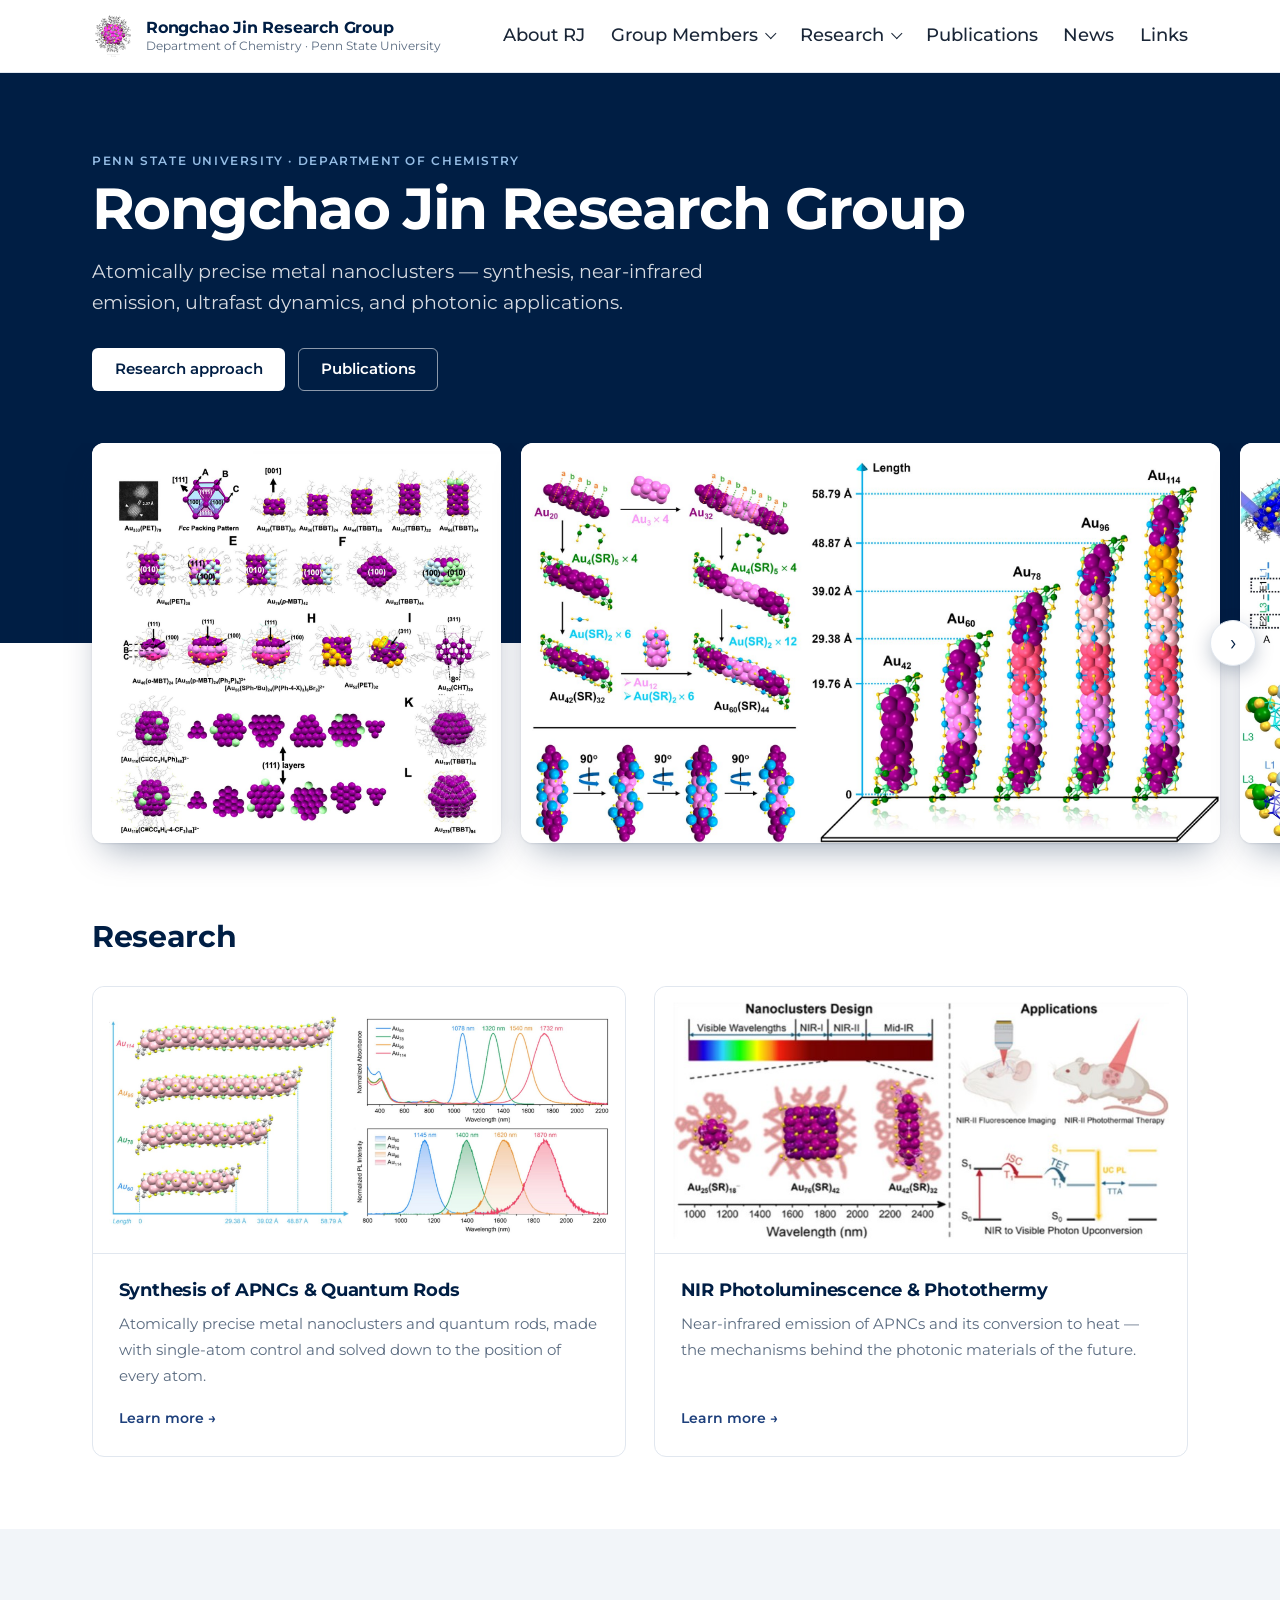
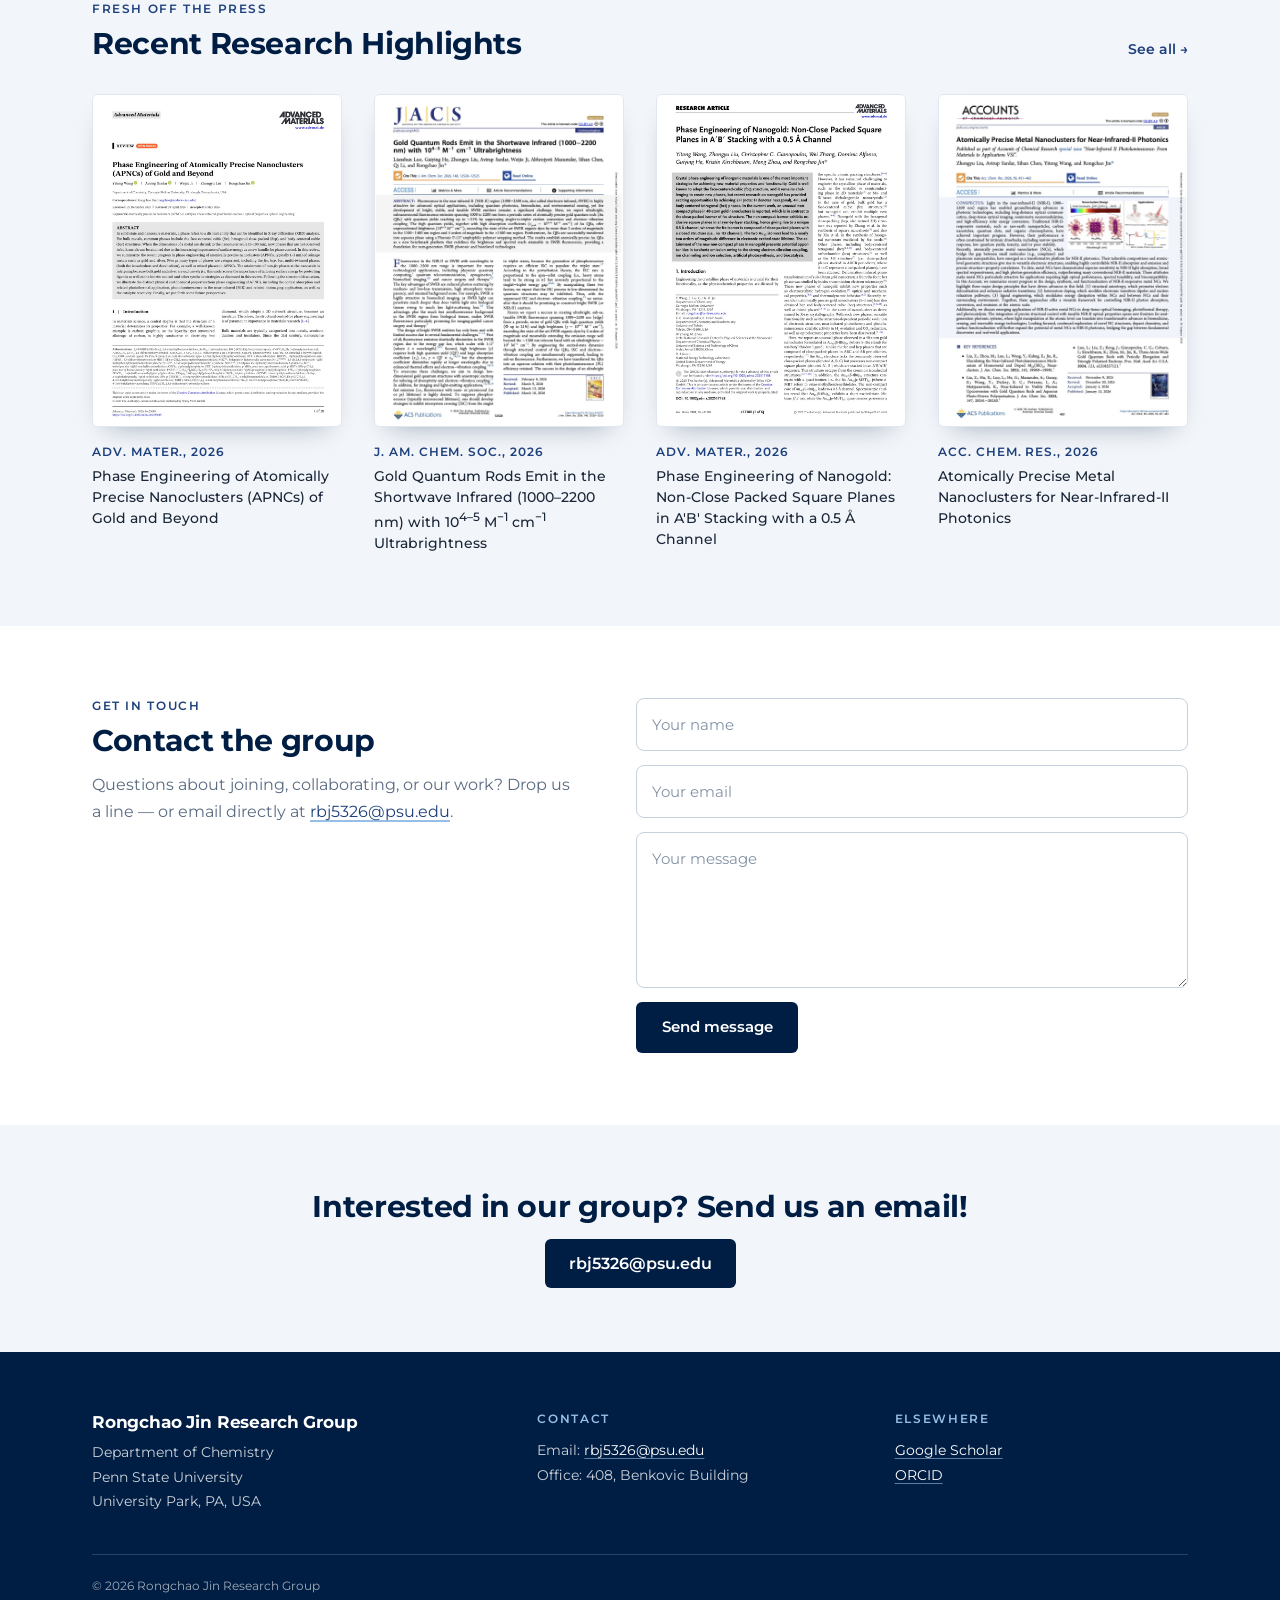
<file: index.html>
<!DOCTYPE html>
<html lang="en">
<head>
<meta charset="UTF-8">
<meta name="viewport" content="width=device-width, initial-scale=1">
<title>Rongchao Jin Research Group — Department of Chemistry, Penn State University</title>
<meta name="description" content="The Jin Research Group at Penn State University: atomically precise metal nanoclusters, NIR emission, ultrafast dynamics and photonic applications.">
<meta name="theme-color" content="#001E44">
<link rel="icon" type="image/png" href="images/favicon.png">
<link rel="apple-touch-icon" href="images/apple-touch-icon.png">
<link rel="preconnect" href="https://fonts.googleapis.com">
<link rel="preconnect" href="https://fonts.gstatic.com" crossorigin>
<link rel="stylesheet" href="assets/style.css">
</head>
<body>
<div id="site-header"></div>

<!-- ══════════ HERO (navy band at the top) ══════════ -->
<div class="hero">
  <div class="wrap">
    <span class="eyebrow">Penn State University · Department of Chemistry</span>
    <h1>Rongchao Jin Research Group</h1>
    <p class="lede">
      Atomically precise metal nanoclusters — synthesis, near-infrared emission,
      ultrafast dynamics, and photonic applications.
    </p>
    <div class="hero-cta">
      <a class="btn btn-solid" href="research-approach.html">Research approach</a>
      <a class="btn btn-ghost" href="publications.html">Publications</a>
    </div>
  </div>
</div>

<!-- ══════════ PICTURE REEL ══════════
     Every picture is shown whole, all at the same height, and the strip scrolls
     sideways (swipe, drag, or the round arrow buttons). Any picture shape works.
     Click a picture to see it large.
     Add a picture:    copy one <div class="slide">…</div> line, change the file name and the alt text.
     Remove a picture: delete its line. -->
<div class="carousel-wrap" role="region" aria-label="Pictures from the group">
  <button class="car-btn car-prev" type="button" aria-label="Previous picture">‹</button>
  <div class="carousel" id="banner-car">
    <!-- <div class="slide"><img src="images/banner1.jpg" alt="Two researchers looking at a sample vial at a table in the group office"></div> -->
    <div class="slide"><img src="images/banner2.jpg" alt="Crystal structures of a series of gold nanoclusters and their atomic packing patterns"></div>
    <div class="slide"><img src="images/banner3.jpg" alt="Rod-shaped gold nanoclusters growing in length from Au42 to Au114"></div>
    <!-- <div class="slide"><img src="images/banner4.jpg" alt="Packing of nanoclusters in a crystal lattice viewed along the [001] direction"></div> -->
    <div class="slide"><img src="images/banner5.jpg" alt="Double-helical arrangement of nanoclusters in a crystal, shown as blue and cyan strands"></div>
  </div>
  <button class="car-btn car-next" type="button" aria-label="Next picture">›</button>
</div>

<!-- ══════════ RESEARCH THEMES (two tiles) ══════════ -->
<section class="block">
  <div class="wrap">
    <div class="section-head"><h2>Research</h2></div>
    <div class="cards two">
      <div class="card">
        <a class="card-figure" href="research-approach.html#theme-1" tabindex="-1" aria-hidden="true"><img src="images/theme-1.jpg" alt="" loading="lazy"></a>
        <h3>Synthesis of APNCs &amp; Quantum Rods</h3>
        <p>Atomically precise metal nanoclusters and quantum rods, made with single-atom
           control and solved down to the position of every atom.</p>
        <a class="cardlink" href="research-approach.html#theme-1">Learn more →</a>
      </div>
      <div class="card">
        <a class="card-figure" href="research-approach.html#theme-2" tabindex="-1" aria-hidden="true"><img src="images/theme-2.jpg" alt="" loading="lazy"></a>
        <h3>NIR Photoluminescence &amp; Photothermy</h3>
        <p>Near-infrared emission of APNCs and its conversion to heat — the mechanisms
           behind the photonic materials of the future.</p>
        <a class="cardlink" href="research-approach.html#theme-2">Learn more →</a>
      </div>
    </div>
  </div>
</section>

<!-- ══════════ RECENT RESEARCH HIGHLIGHTS — four papers ══════════
     Each paper is one <a class="pubpic"> block:
       href       where a click goes (the paper's DOI link, or publications.html)
       pubimg     picture of the paper (portrait, e.g. its first page), in images/
       cap        journal and year
       cap-title  title of the paper -->
<section class="block alt">
  <div class="wrap">
    <div class="section-head">
      <h2><span class="eyebrow">Fresh off the press</span>Recent Research Highlights</h2>
      <a class="more" href="publications.html">See all →</a>
    </div>
    <div class="pubpics">
      <a class="pubpic" href="publications.html">
        <img class="pubimg" src="images/pub-1.jpg" alt="" loading="lazy">
        <span class="cap">Adv. Mater., 2026</span>
        <span class="cap-title">Phase Engineering of Atomically Precise Nanoclusters (APNCs) of Gold and Beyond</span>
      </a>
      <a class="pubpic" href="publications.html">
        <img class="pubimg" src="images/pub-2.jpg" alt="" loading="lazy">
        <span class="cap">J. Am. Chem. Soc., 2026</span>
        <span class="cap-title">Gold Quantum Rods Emit in the Shortwave Infrared (1000–2200 nm) with 10<sup>4–5</sup> M<sup>−1</sup> cm<sup>−1</sup> Ultrabrightness</span>
      </a>
      <a class="pubpic" href="https://doi.org/10.1002/adma.202517188" target="_blank" rel="noopener">
        <img class="pubimg" src="images/pub-3.jpg" alt="" loading="lazy">
        <span class="cap">Adv. Mater., 2026</span>
        <span class="cap-title">Phase Engineering of Nanogold: Non-Close Packed Square Planes in A′B′ Stacking with a 0.5 Å Channel</span>
      </a>
      <a class="pubpic" href="https://doi.org/10.1021/acs.accounts.5c00782" target="_blank" rel="noopener">
        <img class="pubimg" src="images/pub-4.jpg" alt="" loading="lazy">
        <span class="cap">Acc. Chem. Res., 2026</span>
        <span class="cap-title">Atomically Precise Metal Nanoclusters for Near-Infrared-II Photonics</span>
      </a>
    </div>
  </div>
</section>

<!-- ══════════ CONTACT FORM ══════════
     Right now, pressing "Send message" opens the visitor's own e-mail app with the
     message already written and addressed to the group e-mail in assets/common.js.
     To have messages delivered without the visitor needing a mail app, use Formspree (free tier):
     1. Sign up at formspree.io with rj321@gmail.com (or the future PSU address)
     2. Create a form, copy its ID, and replace YOUR_FORM_ID below. -->
<section class="block" id="contact">
  <div class="wrap contact-grid">
    <div>
      <span class="eyebrow">Get in touch</span>
      <h2>Contact the group</h2>
      <p style="margin-top:0.8rem; color:var(--muted);">
        Questions about joining, collaborating, or our work? Drop us a line —
        or email directly at <a href="mailto:rbj5326@psu.edu">rbj5326@psu.edu</a>.
      </p>
    </div>
    <form class="contact-form" action="https://formspree.io/f/YOUR_FORM_ID" method="POST">
      <label class="sr-only" for="cf-name">Your name</label>
      <input id="cf-name" type="text" name="name" placeholder="Your name" autocomplete="name" required>
      <label class="sr-only" for="cf-email">Your email</label>
      <input id="cf-email" type="email" name="email" placeholder="Your email" autocomplete="email" required>
      <label class="sr-only" for="cf-message">Your message</label>
      <textarea id="cf-message" name="message" rows="5" placeholder="Your message" required></textarea>
      <button type="submit">Send message</button>
    </form>
  </div>
</section>

<div id="site-footer"></div>
<script src="assets/common.js"></script>
</body>
</html>
</file>
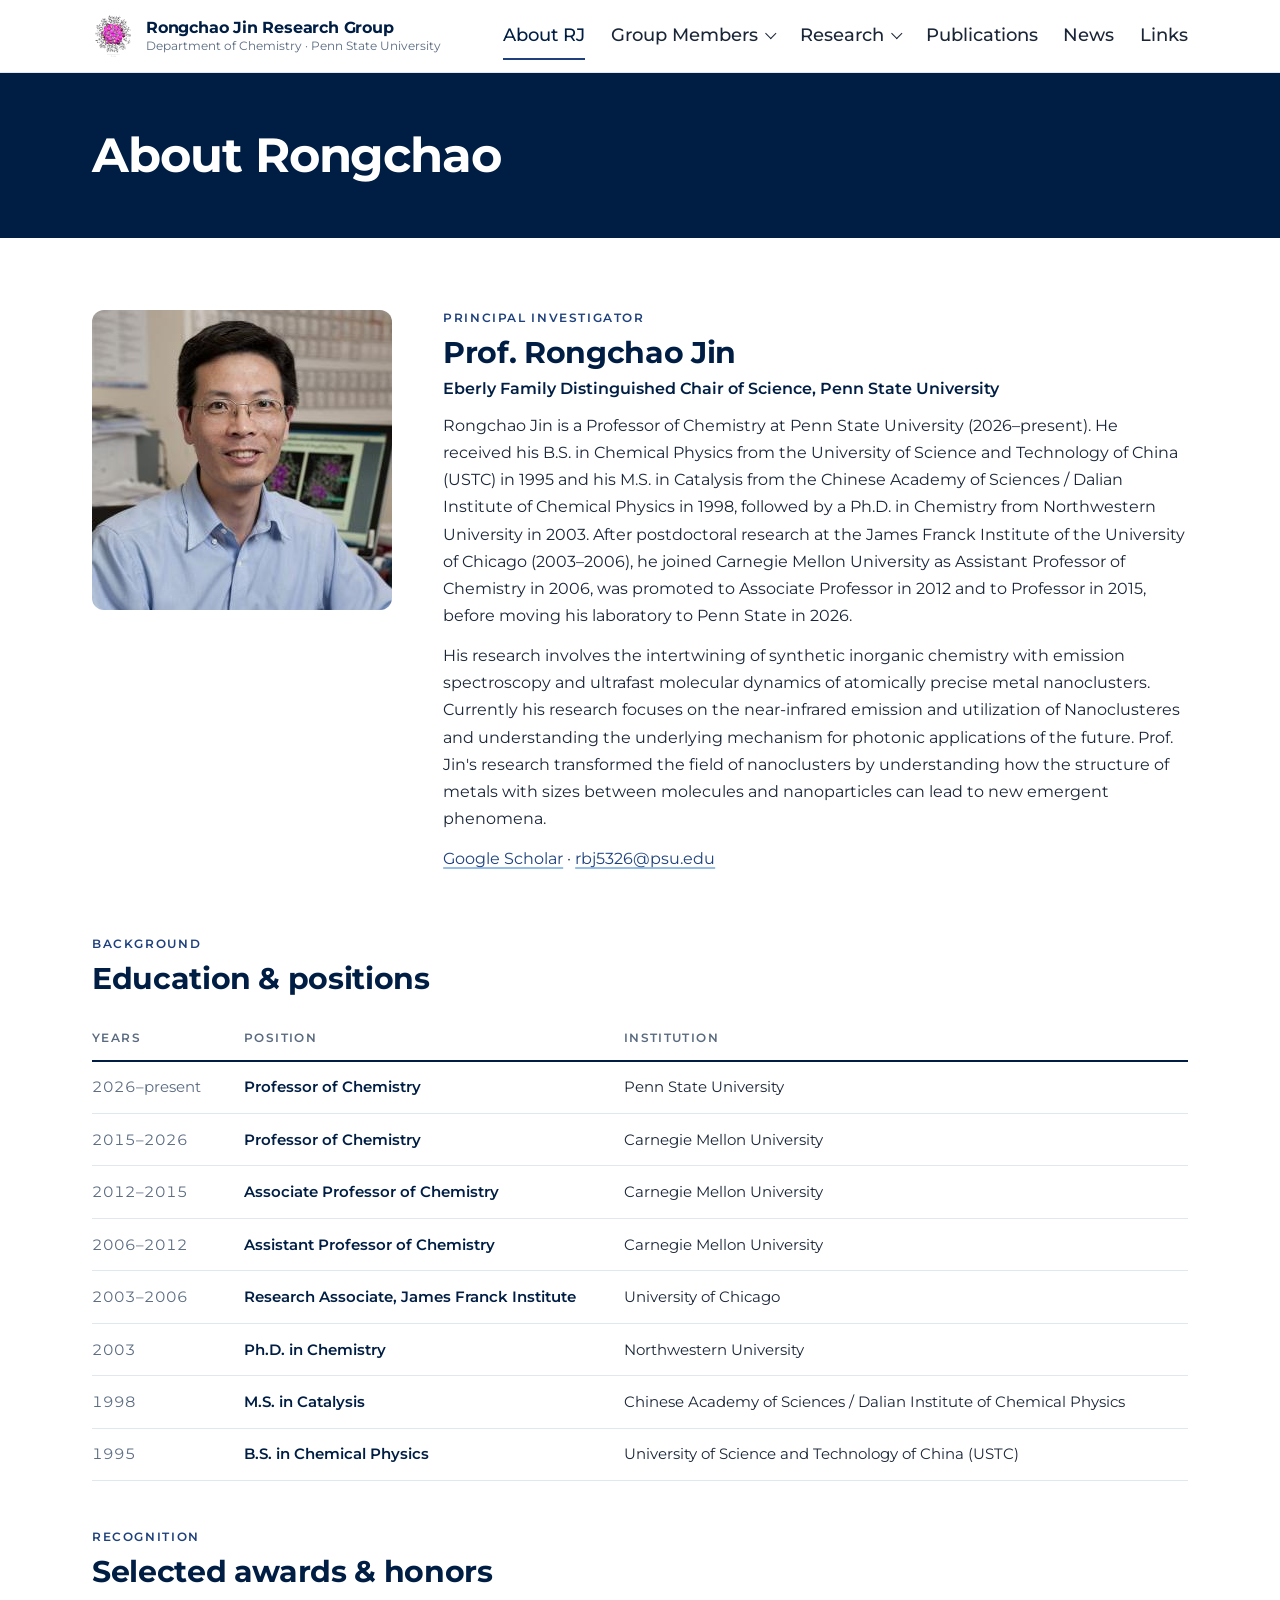
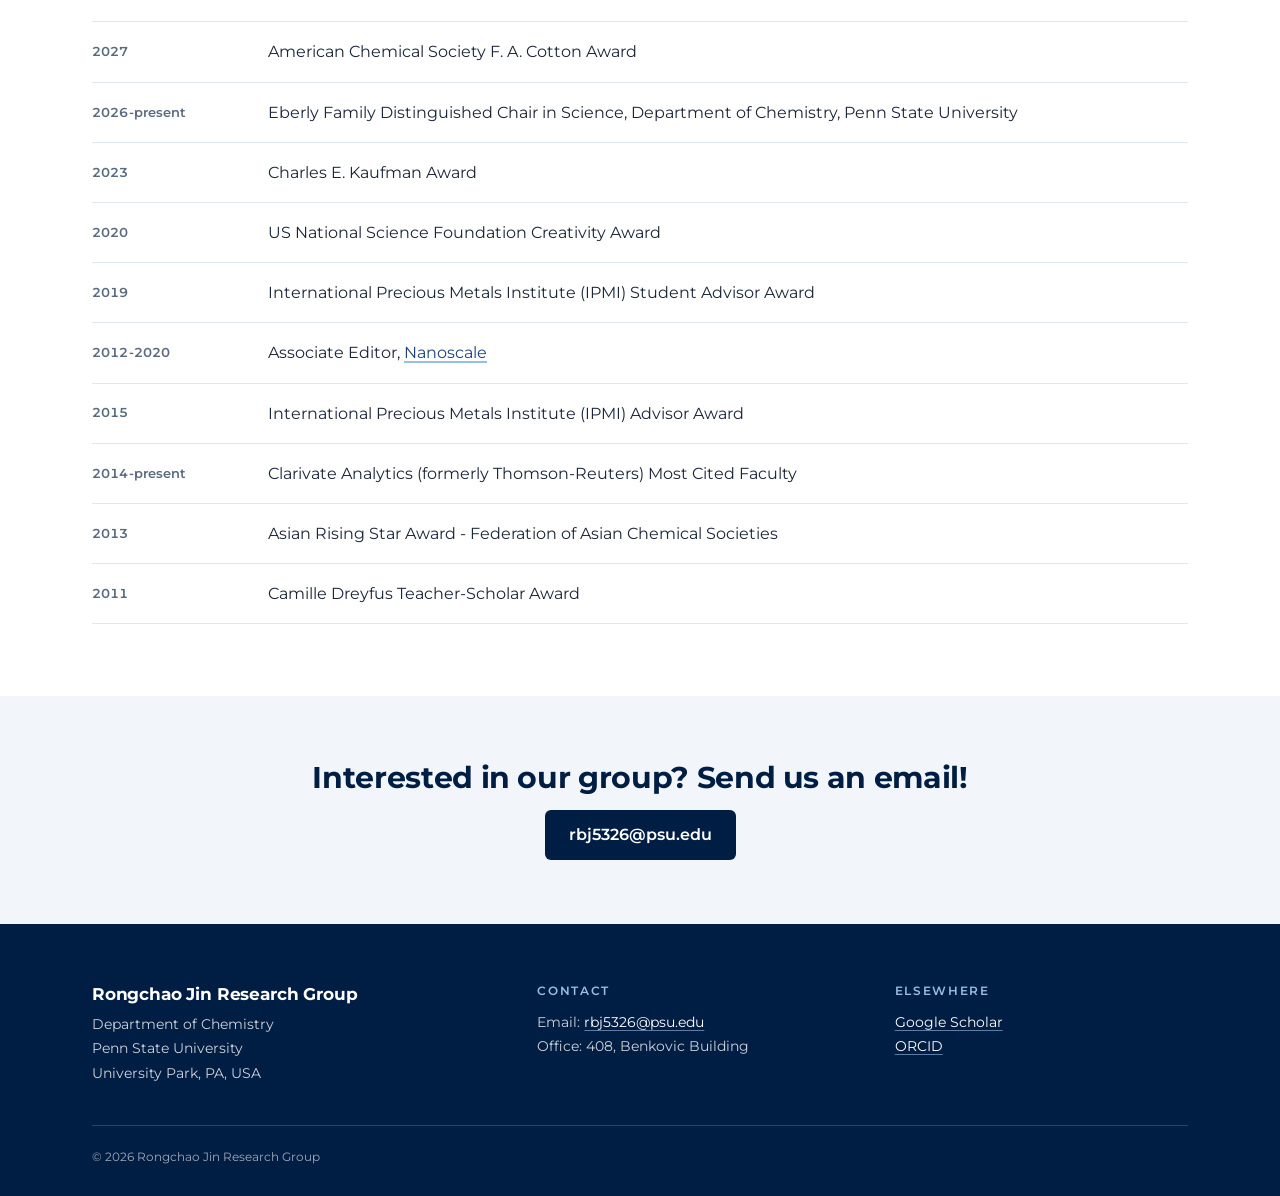
<file: about.html>
<!DOCTYPE html>
<html lang="en">
<head>
<meta charset="UTF-8">
<meta name="viewport" content="width=device-width, initial-scale=1">
<title>About Rongchao — Rongchao Jin Research Group</title>
<meta name="description" content="The Jin Research Group at Penn State University: atomically precise metal nanoclusters, NIR emission, ultrafast dynamics and photonic applications.">
<meta name="theme-color" content="#001E44">
<link rel="icon" type="image/png" href="images/favicon.png">
<link rel="apple-touch-icon" href="images/apple-touch-icon.png">
<link rel="preconnect" href="https://fonts.googleapis.com">
<link rel="preconnect" href="https://fonts.gstatic.com" crossorigin>
<link rel="stylesheet" href="assets/style.css">
</head>
<body>
<div id="site-header"></div>
<div class="page-head">
  <div class="wrap">
    <h1>About Rongchao</h1>
  </div>
</div>
<section class="block">
  <div class="wrap">
    <div class="pi-card">
      <div class="avatar"><img src="images/RJ.jpg" alt="Prof. Rongchao Jin"></div>
      <div>
        <span class="eyebrow">Principal Investigator</span>
        <h2>Prof. Rongchao Jin</h2>
        <p style="margin-top:0.3rem; color:var(--patina-dark); font-weight:600;">Eberly Family Distinguished Chair of Science, Penn State University</p>
        <p style="margin-top:0.6rem;">
          Rongchao Jin is a Professor of Chemistry at Penn State University (2026–present).
          He received his B.S. in Chemical Physics from the University of Science and
          Technology of China (USTC) in 1995 and his M.S. in Catalysis from the Chinese
          Academy of Sciences / Dalian Institute of Chemical Physics in 1998, followed by a
          Ph.D. in Chemistry from Northwestern University in 2003. After postdoctoral
          research at the James Franck Institute of the University of Chicago (2003–2006),
          he joined Carnegie Mellon University as Assistant Professor of Chemistry in 2006,
          was promoted to Associate Professor in 2012 and to Professor in 2015, before
          moving his laboratory to Penn State in 2026.
        </p>
        <p style="margin-top:0.8rem;">
          His research involves the intertwining of synthetic inorganic chemistry with
          emission spectroscopy and ultrafast molecular dynamics of atomically precise metal
          nanoclusters. Currently his research focuses on the near-infrared
          emission and utilization of Nanoclusteres and understanding the underlying mechanism for
          photonic applications of the future. Prof. Jin's research transformed the field of
          nanoclusters by understanding how the structure of metals with sizes between
          molecules and nanoparticles can lead to new emergent phenomena.
        </p>
        <p style="margin-top:0.8rem;">
          <!-- <a href="#">Full CV (PDF)</a> ·--><a href="https://scholar.google.com/citations?user=vveoESoAAAAJ&amp;hl=en">Google Scholar</a> · <a href="mailto:rbj5326@psu.edu">rbj5326@psu.edu</a>
        </p>
      </div>
    </div>

    <div class="section-head"><h2><span class="eyebrow">Background</span>Education &amp; positions</h2></div>
    <table class="alumni">
      <thead><tr><th>Years</th><th>Position</th><th>Institution</th></tr></thead>
      <tbody>
        <tr><td>2026–present</td><td>Professor of Chemistry</td><td>Penn State University</td></tr>
        <tr><td>2015–2026</td><td>Professor of Chemistry</td><td>Carnegie Mellon University</td></tr>
        <tr><td>2012–2015</td><td>Associate Professor of Chemistry</td><td>Carnegie Mellon University</td></tr>
        <tr><td>2006–2012</td><td>Assistant Professor of Chemistry</td><td>Carnegie Mellon University</td></tr>
        <tr><td>2003–2006</td><td>Research Associate, James Franck Institute</td><td>University of Chicago</td></tr>
        <tr><td>2003</td><td>Ph.D. in Chemistry</td><td>Northwestern University</td></tr>
        <tr><td>1998</td><td>M.S. in Catalysis</td><td>Chinese Academy of Sciences / Dalian Institute of Chemical Physics</td></tr>
        <tr><td>1995</td><td>B.S. in Chemical Physics</td><td>University of Science and Technology of China (USTC)</td></tr>
      </tbody>
    </table>

    <div class="section-head" style="margin-top:3rem;"><h2><span class="eyebrow">Recognition</span>Selected awards &amp; honors</h2></div>
    <ul class="news-list">
      <li class="news-item"><span class="date mono">2027</span><p>American Chemical Society F. A. Cotton Award</p></li>
      <li class="news-item"><span class="date mono">2026-present</span><p>Eberly Family Distinguished Chair in Science, Department of Chemistry, Penn State University</p></li>
      <li class="news-item"><span class="date mono">2023</span><p>Charles E. Kaufman Award</p></li>
      <li class="news-item"><span class="date mono">2020</span><p>US National Science Foundation Creativity Award</p></li>
      <li class="news-item"><span class="date mono">2019</span><p>International Precious Metals Institute (IPMI) Student Advisor Award</p></li>
      <li class="news-item"><span class="date mono">2012-2020</span><p>Associate Editor, <a href="https://pubs.rsc.org/nr" target="_blank">Nanoscale</a></p></li>
      <li class="news-item"><span class="date mono">2015</span><p>International Precious Metals Institute (IPMI) Advisor Award</p></li>
      <li class="news-item"><span class="date mono">2014-present</span><p>Clarivate Analytics (formerly Thomson-Reuters) Most Cited Faculty</p></li>
      <li class="news-item"><span class="date mono">2013</span><p>Asian Rising Star Award - Federation of Asian Chemical Societies</p></li>
      <li class="news-item"><span class="date mono">2011</span><p>Camille Dreyfus Teacher-Scholar Award</p></li>
    </ul>

    <!--
    <div class="section-head" style="margin-top:3rem;"><h2><span class="eyebrow">On the road</span>Recent invited talks</h2></div>
    <ul class="news-list">
      <li class="news-item"><span class="date mono">[Month 2026]</span><p>"[Talk title]" — [Conference or seminar series], [Institution], [City].</p></li>
      <li class="news-item"><span class="date mono">[Month 2026]</span><p>"[Talk title]" — [Conference or seminar series], [Institution], [City].</p></li>
      <li class="news-item"><span class="date mono">[Month 2026]</span><p>Invited lecture, [Department seminar], [University], [City].</p></li>
      <li class="news-item"><span class="date mono">[Month 2025]</span><p>Keynote lecture, [Conference name], [City, Country].</p></li>
      <li class="news-item"><span class="date mono">[Month 2025]</span><p>"[Talk title]" — [Symposium], [Institution], [City].</p></li>
    </ul>
    -->
  </div>
</section>

<div id="site-footer"></div>
<script src="assets/common.js"></script>
</body>
</html>
</file>
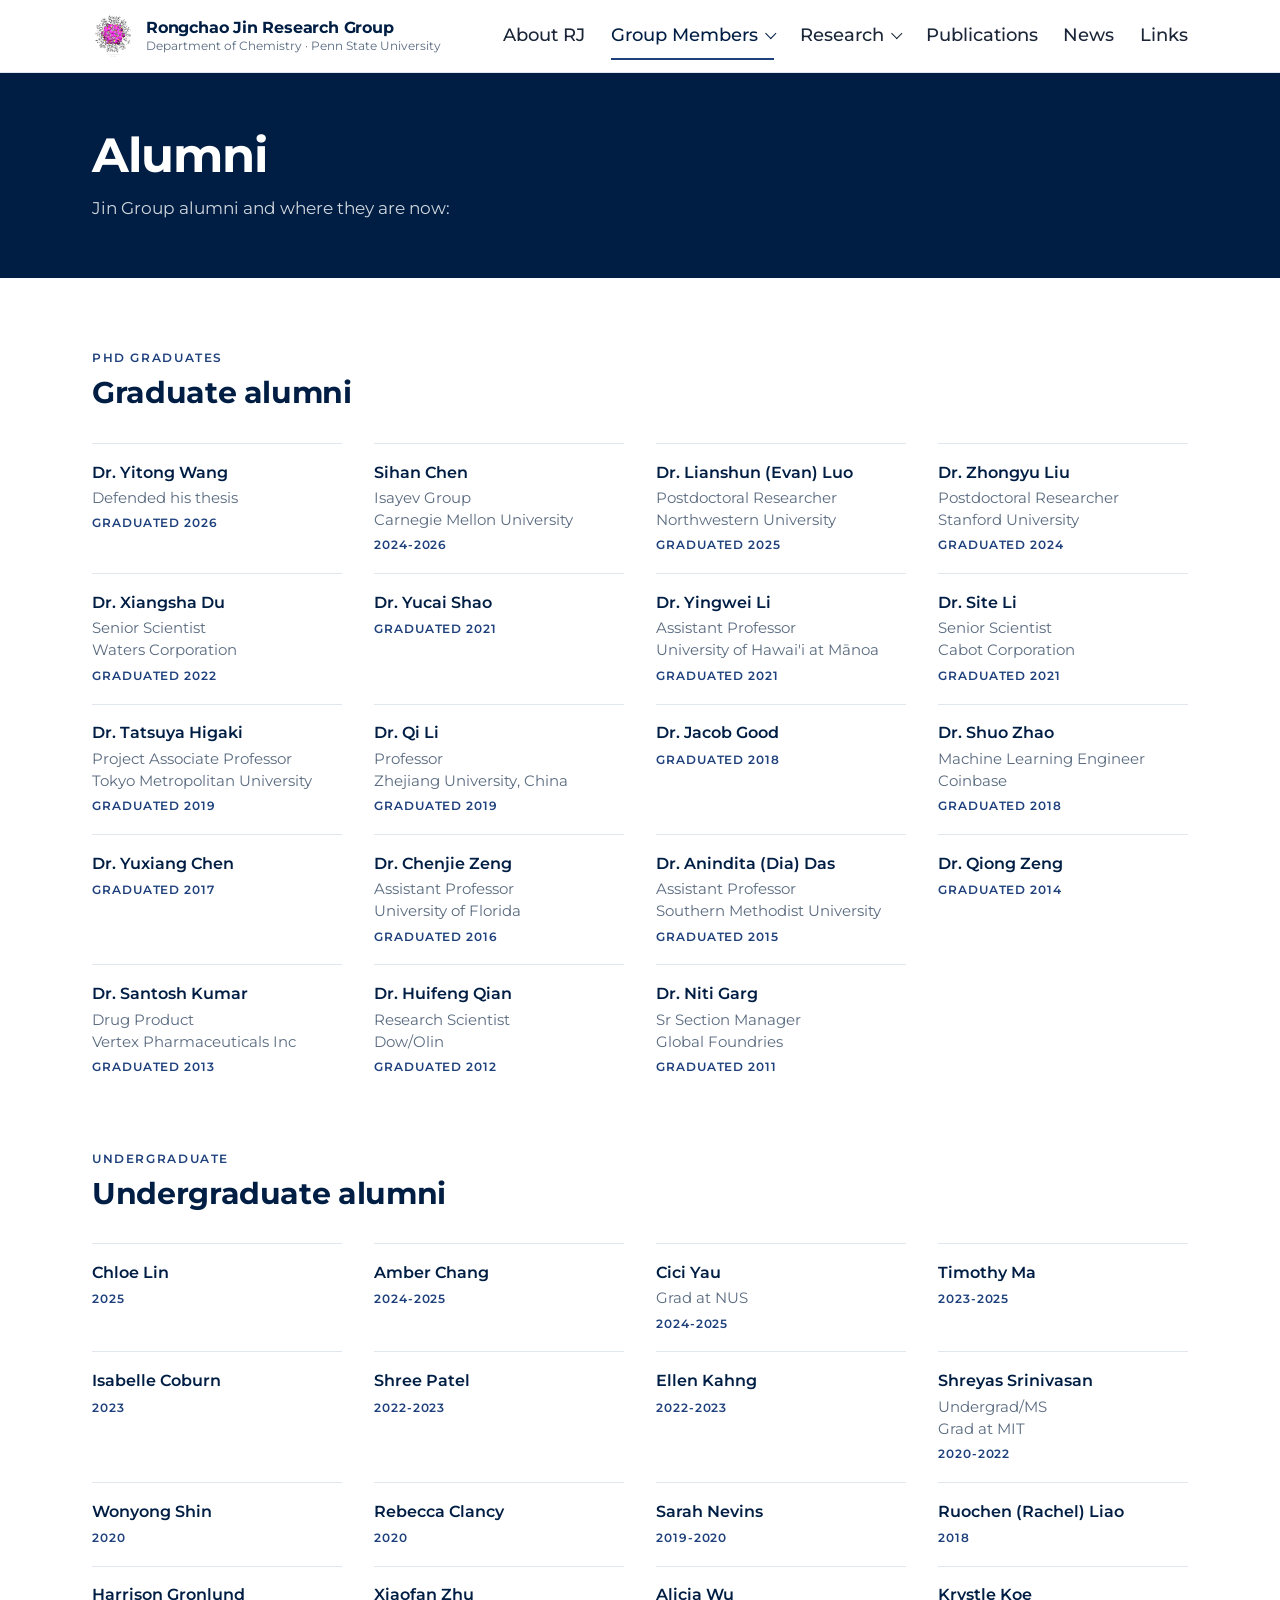
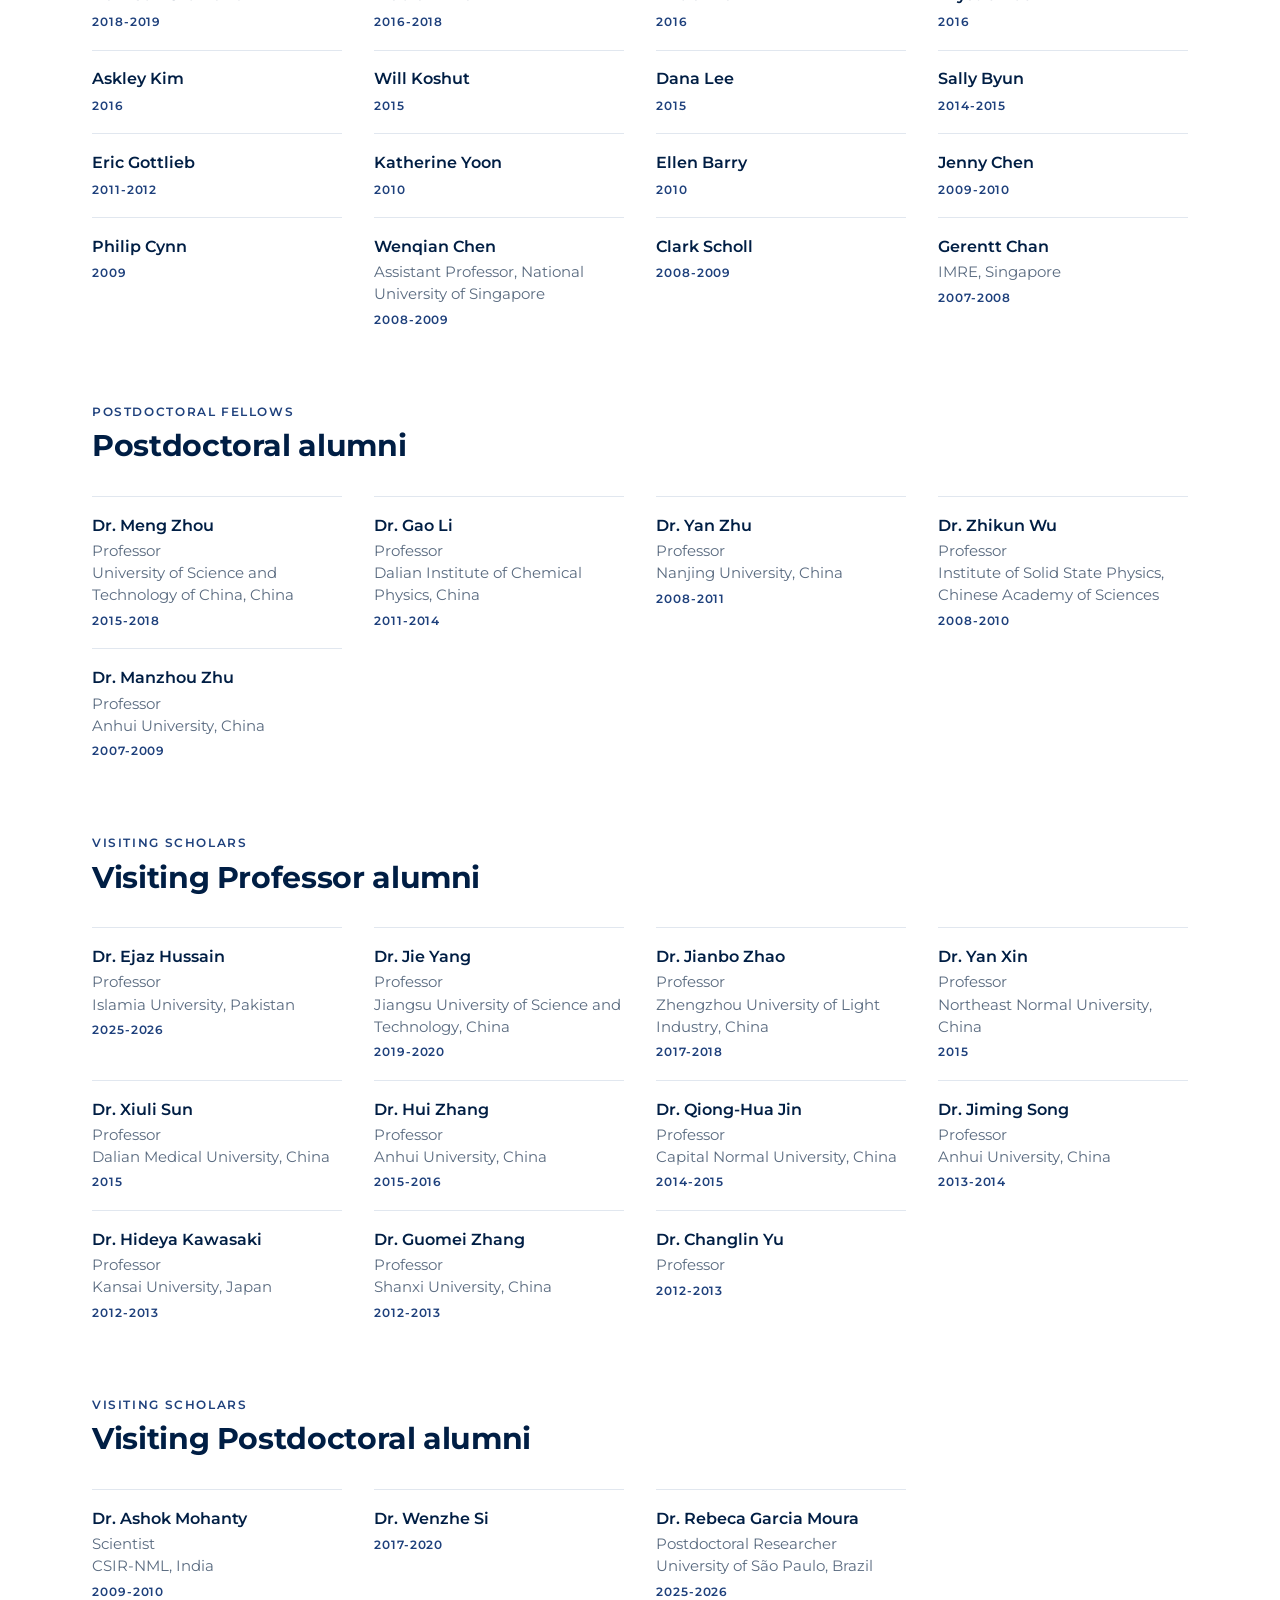
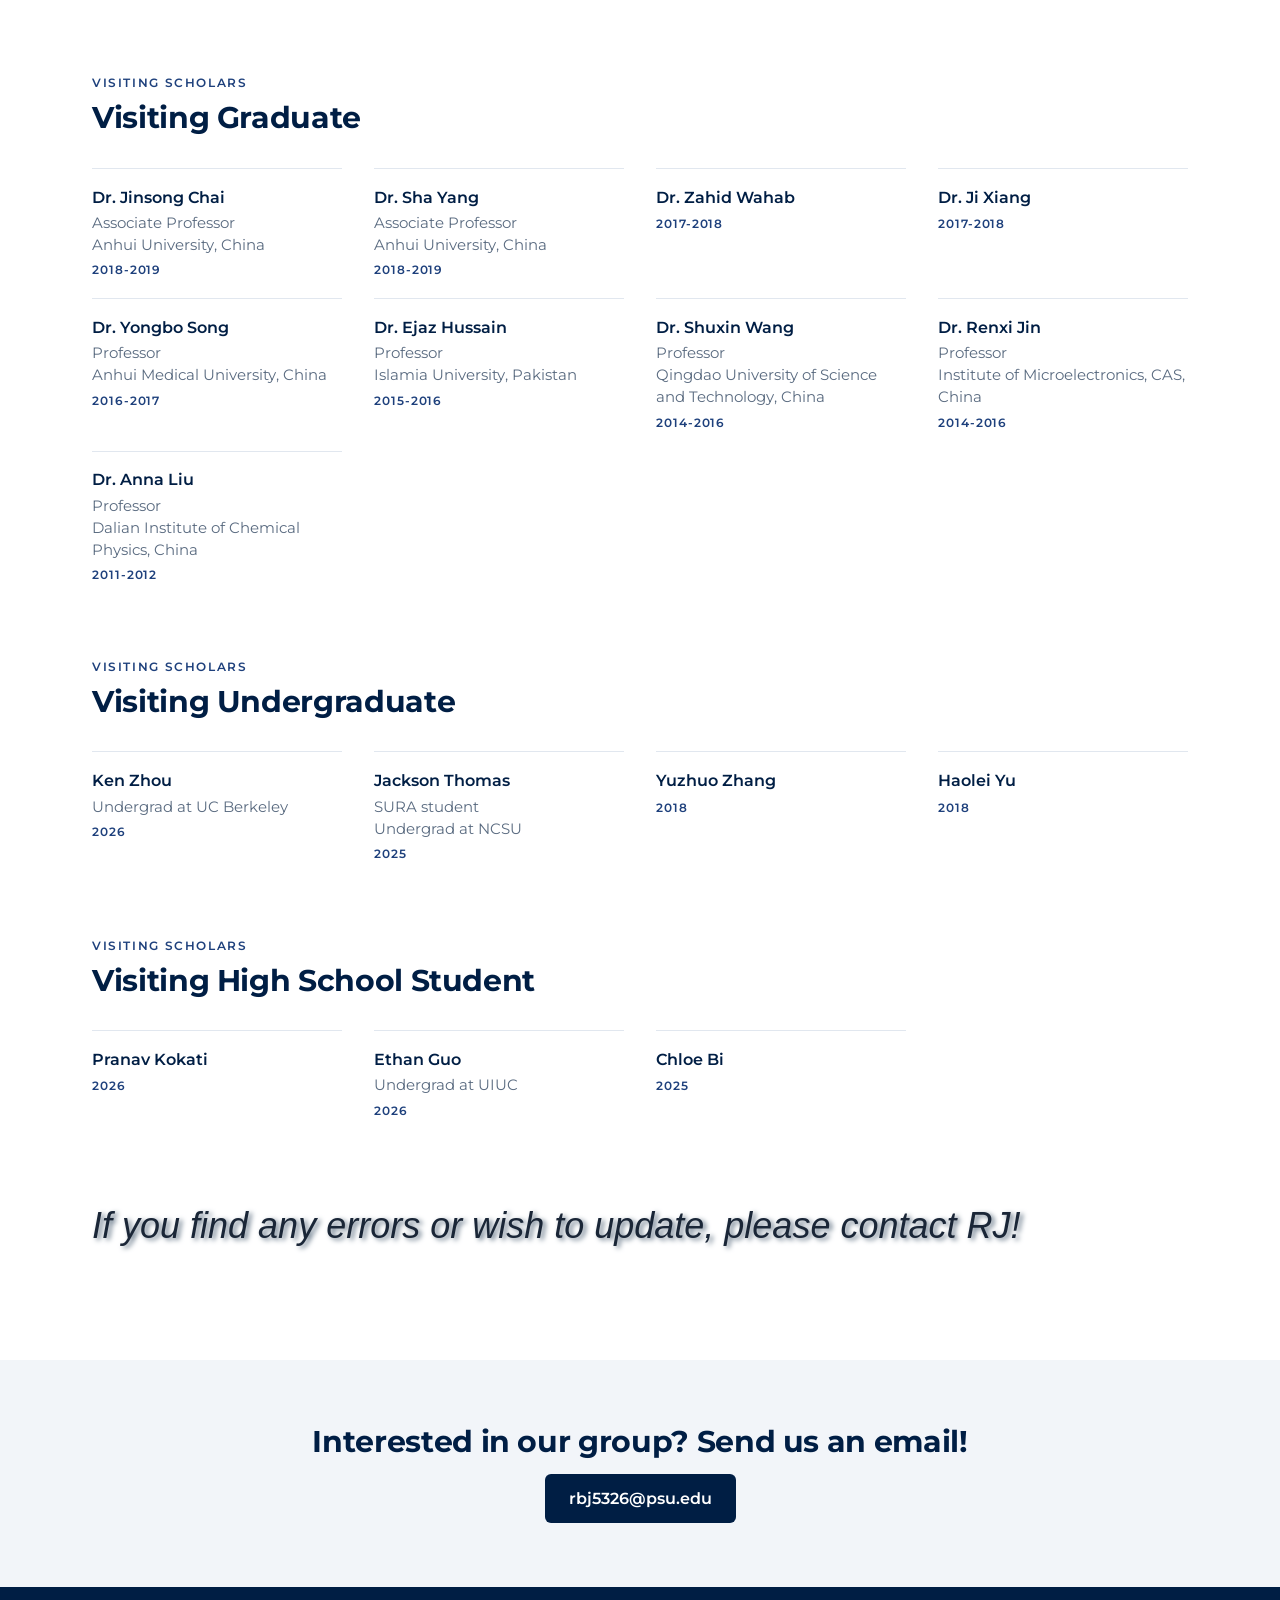
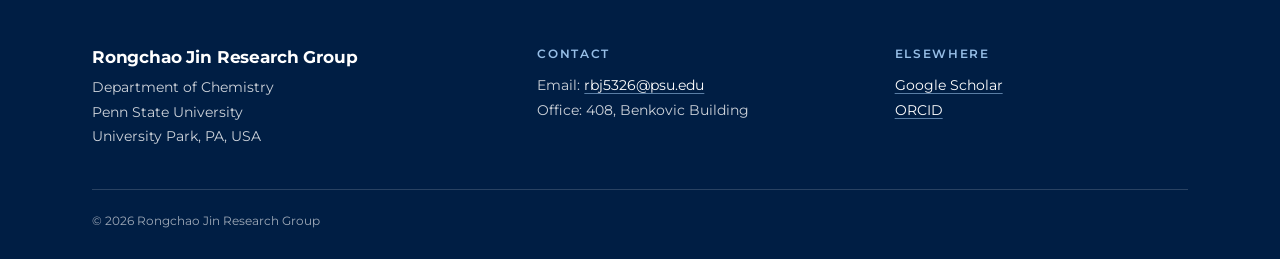
<file: alumni.html>
<!DOCTYPE html>
<html lang="en">
<head>
<meta charset="UTF-8">
<meta name="viewport" content="width=device-width, initial-scale=1">
<title>Alumni — Rongchao Jin Research Group</title>
<meta name="description" content="The Jin Research Group at Penn State University: atomically precise metal nanoclusters, NIR emission, ultrafast dynamics and photonic applications.">
<meta name="theme-color" content="#001E44">
<link rel="icon" type="image/png" href="images/favicon.png">
<link rel="apple-touch-icon" href="images/apple-touch-icon.png">
<link rel="preconnect" href="https://fonts.googleapis.com">
<link rel="preconnect" href="https://fonts.gstatic.com" crossorigin>
<link rel="stylesheet" href="assets/style.css">
</head>
<body>
<div id="site-header"></div>
<div class="page-head">
  <div class="wrap">
    <h1>Alumni</h1>
    <p>Jin Group alumni and where they are now:</p>
  </div>
</div>
<section class="block">
  <div class="wrap">
    <div class="section-head"><h2><span class="eyebrow">PhD graduates</span>Graduate alumni</h2></div>
    <div class="alum-grid">
      <div class="alum">
        <div class="nm">Dr. Yitong Wang</div>
        <div class="pos">Defended his thesis</div>
        <div class="yr">Graduated 2026</div>
      </div>
      <div class="alum">
        <div class="nm">Sihan Chen</div>
        <div class="pos">Isayev Group</div>
        <div class="pos">Carnegie Mellon University</div>
        <div class="yr">2024-2026</div>
      </div>
      <div class="alum">
        <div class="nm">Dr. Lianshun (Evan) Luo</div>
        <div class="pos">Postdoctoral Researcher</div>
        <div class="pos">Northwestern University</div>
        <div class="yr">Graduated 2025</div>
      </div>
      <div class="alum">
        <div class="nm">Dr. Zhongyu Liu</div>
        <div class="pos">Postdoctoral Researcher</div>
        <div class="pos">Stanford University</div>
        <div class="yr">Graduated 2024</div>
      </div>
      <div class="alum">
        <div class="nm">Dr. Xiangsha Du</div>
        <div class="pos">Senior Scientist</div>
        <div class="pos">Waters Corporation</div>
        <div class="yr">Graduated 2022</div>
      </div>
      <div class="alum">
        <div class="nm">Dr. Yucai Shao</div>
        <div class="pos"> </div>
        <div class="pos"> </div>
        <div class="yr">Graduated 2021</div>
      </div>
      <div class="alum">
        <div class="nm">Dr. Yingwei Li</div>
        <div class="pos">Assistant Professor</div>
        <div class="pos">University of Hawai'i at Mānoa </div>
        <div class="yr">Graduated 2021</div>
      </div>
      <div class="alum">
        <div class="nm">Dr. Site Li</div>
        <div class="pos">Senior Scientist</div>
        <div class="pos">Cabot Corporation</div>
        <div class="yr">Graduated 2021</div>
      </div>
      <div class="alum">
        <div class="nm">Dr. Tatsuya Higaki</div>
        <div class="pos">Project Associate Professor</div>
        <div class="pos">Tokyo Metropolitan University</div>
        <div class="yr">Graduated 2019</div>
      </div>
      <div class="alum">
        <div class="nm">Dr. Qi Li</div>
        <div class="pos">Professor</div>
        <div class="pos">Zhejiang University, China</div>
        <div class="yr">Graduated 2019</div>
      </div>
      <div class="alum">
        <div class="nm">Dr. Jacob Good</div>
        <div class="pos"> </div>
        <div class="pos"> </div>
        <div class="yr">Graduated 2018</div>
      </div>
      <div class="alum">
        <div class="nm">Dr. Shuo Zhao</div>
        <div class="pos">Machine Learning Engineer</div>
        <div class="pos">Coinbase</div>
        <div class="yr">Graduated 2018</div>
      </div>
      <div class="alum">
        <div class="nm">Dr. Yuxiang Chen</div>
        <div class="pos"> </div>
        <div class="pos"> </div>
        <div class="yr">Graduated 2017</div>
      </div>
      <div class="alum">
        <div class="nm">Dr. Chenjie Zeng</div>
        <div class="pos">Assistant Professor</div>
        <div class="pos">University of Florida</div>
        <div class="yr">Graduated 2016</div>
      </div>
      <div class="alum">
        <div class="nm">Dr. Anindita (Dia) Das</div>
        <div class="pos">Assistant Professor</div>
        <div class="pos">Southern Methodist University</div>
        <div class="yr">Graduated 2015</div>
      </div>
            <div class="alum">
        <div class="nm">Dr. Qiong Zeng</div>
        <div class="pos"> </div>
        <div class="pos"> </div>
        <div class="yr">Graduated 2014</div>
      </div>
      <div class="alum">
        <div class="nm">Dr. Santosh Kumar</div>
        <div class="pos">Drug Product</div>
        <div class="pos">Vertex Pharmaceuticals Inc</div>
        <div class="yr">Graduated 2013</div>
      </div>
      <div class="alum">
        <div class="nm">Dr. Huifeng Qian</div>
        <div class="pos">Research Scientist</div>
        <div class="pos">Dow/Olin</div>
        <div class="yr">Graduated 2012</div>
      </div>
      <div class="alum">
        <div class="nm">Dr. Niti Garg</div>
        <div class="pos">Sr Section Manager</div>
        <div class="pos">Global Foundries</div>
        <div class="yr">Graduated 2011</div>
      </div>
    </div>
    <div class="section-head" style="margin-top:3.5rem;"><h2><span class="eyebrow">Undergraduate</span>Undergraduate alumni</h2></div>
    <div class="alum-grid">
      <div class="alum">
        <div class="nm">Chloe Lin</div>
        <div class="pos"> </div>
        <div class="yr">2025</div>
      </div>
      <div class="alum">
        <div class="nm">Amber Chang</div>
        <div class="pos"> </div>
        <div class="yr">2024-2025</div>
      </div>
      <div class="alum">
        <div class="nm">Cici Yau</div>
        <div class="pos">Grad at NUS</div>
        <div class="yr">2024-2025</div>
      </div>
      <div class="alum">
        <div class="nm">Timothy Ma</div>
        <div class="pos"> </div>
        <div class="yr">2023-2025</div>
      </div>
      <div class="alum">
        <div class="nm">Isabelle Coburn</div>
        <div class="pos"> </div>
        <div class="yr">2023</div>
      </div>
      <div class="alum">
        <div class="nm">Shree Patel</div>
        <div class="pos"> </div>
        <div class="yr">2022-2023</div>
      </div>
      <div class="alum">
        <div class="nm">Ellen Kahng</div>
        <div class="pos"> </div>
        <div class="yr">2022-2023</div>
      </div>
      <div class="alum">
        <div class="nm">Shreyas Srinivasan</div>
        <div class="pos">Undergrad/MS</div>
        <div class="pos">Grad at MIT</div>
        <div class="yr">2020-2022</div>
      </div>
      <div class="alum">
        <div class="nm">Wonyong Shin</div>
        <div class="pos"> </div>
        <div class="yr">2020</div>
      </div>
      <div class="alum">
        <div class="nm">Rebecca Clancy</div>
        <div class="pos"> </div>
        <div class="yr">2020</div>
      </div>
      <div class="alum">
        <div class="nm">Sarah Nevins</div>
        <div class="pos"> </div>
        <div class="yr">2019-2020</div>
      </div>
      <div class="alum">
        <div class="nm">Ruochen (Rachel) Liao</div>
        <div class="pos"> </div>
        <div class="yr">2018</div>
      </div>
      <div class="alum">
        <div class="nm">Harrison Gronlund</div>
        <div class="pos"> </div>
        <div class="yr">2018-2019</div>
      </div>
      <div class="alum">
        <div class="nm">Xiaofan Zhu</div>
        <div class="pos"> </div>
        <div class="yr">2016-2018</div>
      </div>
      <div class="alum">
        <div class="nm">Alicia Wu</div>
        <div class="pos"> </div>
        <div class="yr">2016</div>
      </div>
      <div class="alum">
        <div class="nm">Krystle Koe</div>
        <div class="pos"> </div>
        <div class="yr">2016</div>
      </div>
      <div class="alum">
        <div class="nm">Askley Kim</div>
        <div class="pos"> </div>
        <div class="yr">2016</div>
      </div>
      <div class="alum">
        <div class="nm">Will Koshut</div>
        <div class="pos"> </div>
        <div class="yr">2015</div>
      </div>
      <div class="alum">
        <div class="nm">Dana Lee</div>
        <div class="pos"> </div>
        <div class="yr">2015</div>
      </div>
      <div class="alum">
        <div class="nm">Sally Byun</div>
        <div class="pos"> </div>
        <div class="yr">2014-2015</div>
      </div>
      <div class="alum">
        <div class="nm">Eric Gottlieb</div>
        <div class="pos"> </div>
        <div class="yr">2011-2012</div>
      </div>
      <div class="alum">
        <div class="nm">Katherine Yoon</div>
        <div class="pos"> </div>
        <div class="yr">2010</div>
      </div>
      <div class="alum">
        <div class="nm">Ellen Barry </div>
        <div class="pos"> </div>
        <div class="yr">2010</div>
      </div>
      <div class="alum">
        <div class="nm">Jenny Chen</div>
        <div class="pos"> </div>
        <div class="yr">2009-2010</div>
      </div>
      <div class="alum">
        <div class="nm">Philip Cynn</div>
        <div class="pos"> </div>
        <div class="yr">2009</div>
      </div>
      <div class="alum">
        <div class="nm">Wenqian Chen</div>
        <div class="pos">Assistant Professor, National University of Singapore</div>
        <div class="yr">2008-2009</div>
      </div>
      <div class="alum">
        <div class="nm">Clark Scholl</div>
        <div class="pos"> </div>
        <div class="yr">2008-2009</div>
      </div>
      <div class="alum">
        <div class="nm">Gerentt Chan</div>
        <div class="pos">IMRE, Singapore</div>
        <div class="yr">2007-2008</div>
      </div>
    </div>
    <div class="section-head" style="margin-top:3.5rem;"><h2><span class="eyebrow">Postdoctoral fellows</span>Postdoctoral alumni</h2></div>
    <div class="alum-grid">
      <div class="alum">
        <div class="nm">Dr. Meng Zhou</div>
        <div class="pos">Professor</div>
        <div class="pos">University of Science and Technology of China, China</div>
        <div class="yr">2015-2018</div>
      </div>
      <div class="alum">
        <div class="nm">Dr. Gao Li</div>
        <div class="pos">Professor</div>
        <div class="pos">Dalian Institute of Chemical Physics, China</div>
        <div class="yr">2011-2014</div>
      </div>
      <div class="alum">
        <div class="nm">Dr. Yan Zhu</div>
        <div class="pos">Professor</div>
        <div class="pos">Nanjing University, China</div>
        <div class="yr">2008-2011</div>
      </div>
      <div class="alum">
        <div class="nm">Dr. Zhikun Wu</div>
        <div class="pos">Professor</div>
        <div class="pos">Institute of Solid State Physics, Chinese Academy of Sciences</div>
        <div class="yr">2008-2010</div>
      </div>
      
      <div class="alum">
        <div class="nm">Dr. Manzhou Zhu</div>
        <div class="pos">Professor</div>
        <div class="pos">Anhui University, China</div>
        <div class="yr">2007-2009</div>
      </div>
    </div>
    <div class="section-head" style="margin-top:3.5rem;"><h2><span class="eyebrow">Visiting Scholars</span>Visiting Professor alumni</h2></div>
    <div class="alum-grid">
      <div class="alum">
        <div class="nm">Dr. Ejaz Hussain</div>
        <div class="pos">Professor</div>
        <div class="pos">Islamia University, Pakistan</div>
        <div class="yr">2025-2026</div>
      </div>
      <div class="alum">
        <div class="nm">Dr. Jie Yang</div>
        <div class="pos">Professor</div>
        <div class="pos">Jiangsu University of Science and Technology, China</div>
        <div class="yr">2019-2020</div>
      </div>
      <div class="alum">
        <div class="nm">Dr. Jianbo Zhao</div>
        <div class="pos">Professor</div>
        <div class="pos">Zhengzhou University of Light Industry, China</div>
        <div class="yr">2017-2018</div>
      </div>
      <div class="alum">
        <div class="nm">Dr. Yan Xin</div>
        <div class="pos">Professor</div>
        <div class="pos">Northeast Normal University, China</div>
        <div class="yr">2015</div>
      </div>
      <div class="alum">
        <div class="nm">Dr. Xiuli Sun</div>
        <div class="pos">Professor</div>
        <div class="pos">Dalian Medical University, China</div>
        <div class="yr">2015</div>
      </div>
      <div class="alum">
        <div class="nm">Dr. Hui Zhang</div>
        <div class="pos">Professor</div>
        <div class="pos">Anhui University, China</div>
        <div class="yr">2015-2016</div>
      </div>
      <div class="alum">
        <div class="nm">Dr. Qiong-Hua Jin</div>
        <div class="pos">Professor</div>
        <div class="pos">Capital Normal University, China</div>
        <div class="yr">2014-2015</div>
      </div>
      <div class="alum">
        <div class="nm">Dr. Jiming Song</div>
        <div class="pos">Professor</div>
        <div class="pos">Anhui University, China</div>
        <div class="yr">2013-2014</div>
      </div>
      <div class="alum">
        <div class="nm">Dr. Hideya Kawasaki</div>
        <div class="pos">Professor</div>
        <div class="pos">Kansai University, Japan</div>
        <div class="yr">2012-2013</div>
      </div>
      <div class="alum">
        <div class="nm">Dr. Guomei Zhang</div>
        <div class="pos">Professor</div>
        <div class="pos">Shanxi University, China</div>
        <div class="yr">2012-2013</div>
      </div>
      <div class="alum">
        <div class="nm">Dr. Changlin Yu</div>
        <div class="pos">Professor</div>
        <div class="pos"> </div>
        <div class="yr">2012-2013</div>
      </div>
    </div>
   <div class="section-head" style="margin-top:3.5rem;"><h2><span class="eyebrow">Visiting Scholars</span>Visiting Postdoctoral alumni</h2></div>
   <div class="alum-grid">
      <div class="alum">
        <div class="nm">Dr. Ashok Mohanty</div>
        <div class="pos">Scientist</div>
        <div class="pos">CSIR-NML, India</div>
        <div class="yr">2009-2010</div>
      </div>
      <div class="alum">
        <div class="nm">Dr. Wenzhe Si</div>
        <div class="pos"> </div>
        <div class="pos"> </div>
        <div class="yr">2017-2020</div>
      </div>
      <div class="alum">
        <div class="nm">Dr. Rebeca Garcia Moura</div>
        <div class="pos">Postdoctoral Researcher</div>
        <div class="pos">University of São Paulo, Brazil</div>
        <div class="yr">2025-2026</div>
      </div>
    </div>
   <div class="section-head" style="margin-top:3.5rem;"><h2><span class="eyebrow">Visiting Scholars</span>Visiting Graduate</h2></div>
    <div class="alum-grid">
      <div class="alum">
        <div class="nm">Dr. Jinsong Chai</div>
        <div class="pos">Associate Professor</div>
        <div class="pos">Anhui University, China</div>
        <div class="yr">2018-2019</div>
      </div>
      <div class="alum">
        <div class="nm">Dr. Sha Yang</div>
        <div class="pos">Associate Professor</div>
        <div class="pos">Anhui University, China</div>
        <div class="yr">2018-2019</div>
      </div>
       <div class="alum">
        <div class="nm">Dr. Zahid Wahab</div>
        <div class="pos"> </div>
        <div class="pos"> </div>
        <div class="yr">2017-2018</div>
      </div>
      <div class="alum">
        <div class="nm">Dr. Ji Xiang</div>
        <div class="pos"> </div>
        <div class="pos"> </div>
        <div class="yr">2017-2018</div>
      </div>
      <div class="alum">
        <div class="nm">Dr. Yongbo Song</div>
        <div class="pos">Professor</div>
        <div class="pos">Anhui Medical University, China</div>
        <div class="yr">2016-2017</div>
      </div>
      <div class="alum">
        <div class="nm">Dr. Ejaz Hussain</div>
        <div class="pos"> Professor</div>
        <div class="pos">Islamia University, Pakistan</div>
        <div class="yr">2015-2016</div>
      </div>
      <div class="alum">
        <div class="nm">Dr. Shuxin Wang</div>
        <div class="pos">Professor</div>
        <div class="pos">Qingdao University of Science and Technology, China</div>
        <div class="yr">2014-2016</div>
      </div>
      <div class="alum">
        <div class="nm">Dr. Renxi Jin</div>
        <div class="pos"> Professor</div>
        <div class="pos">Institute of Microelectronics, CAS, China</div>
        <div class="yr">2014-2016</div>
      </div>
      <div class="alum">
        <div class="nm">Dr. Anna Liu</div>
        <div class="pos"> Professor</div>
        <div class="pos">Dalian Institute of Chemical Physics, China</div>
        <div class="yr">2011-2012</div>
      </div>
    </div>
   <div class="section-head" style="margin-top:3.5rem;"><h2><span class="eyebrow">Visiting Scholars</span>Visiting Undergraduate</h2></div>
   <div class="alum-grid">
    <div class="alum">
        <div class="nm">Ken Zhou</div>
        <div class="pos"> </div>
        <div class="pos">Undergrad at UC Berkeley</div>
        <div class="yr">2026</div>
     </div>
     <div class="alum">
        <div class="nm">Jackson Thomas</div>
        <div class="pos">SURA student</div>
        <div class="pos">Undergrad at NCSU</div>
        <div class="yr">2025</div>
     </div>
     <div class="alum">
        <div class="nm">Yuzhuo Zhang</div>
        <div class="pos"> </div>
        <div class="pos"> </div>
        <div class="yr">2018</div>
      </div>
      <div class="alum">
        <div class="nm">Haolei Yu</div>
        <div class="pos"> </div>
        <div class="pos"> </div>
        <div class="yr">2018</div>
      </div>
   </div>
   <div class="section-head" style="margin-top:3.5rem;"><h2><span class="eyebrow">Visiting Scholars</span>Visiting High School Student</h2></div>
   <div class="alum-grid">
    <div class="alum">
        <div class="nm">Pranav Kokati</div>
        <div class="pos"> </div>
        <div class="pos"> </div>
        <div class="yr">2026</div>
      </div>
    <div class="alum">
        <div class="nm">Ethan Guo</div>
        <div class="pos">Undergrad at UIUC</div>
        <div class="pos"> </div>
        <div class="yr">2026</div>
      </div>
     <div class="alum">
        <div class="nm">Chloe Bi</div>
        <div class="pos"> </div>
        <div class="pos"> </div>
        <div class="yr">2025</div>
      </div>
   </div>
   <div class="section-head" style="margin-top:3.5rem;"><span style="font-family: 'Microsoft YaHei', sans-serif; font-style: italic; font-size: 36px; text-shadow: 3px 2px 5px #667788;">If you find any errors or wish to update, please contact RJ!</span></div>
  </div>
  
</section>

<div id="site-footer"></div>
<script src="assets/common.js"></script>
</body>
</html>
</file>
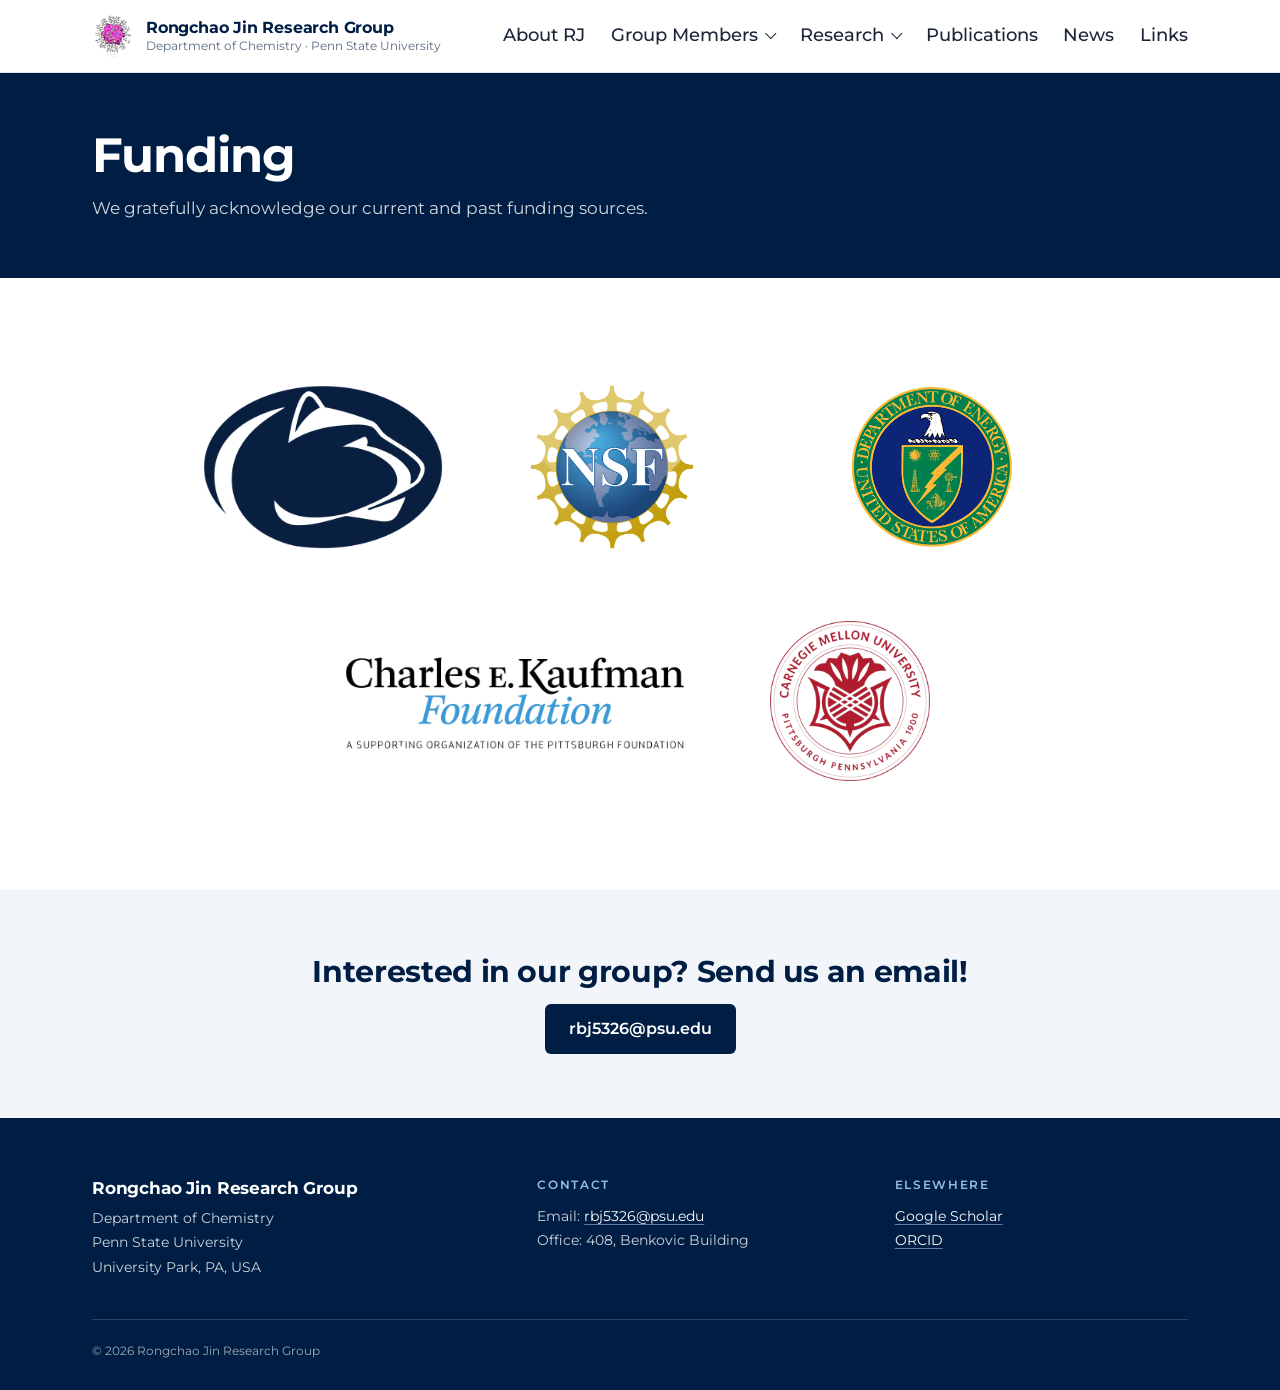
<file: funding.html>
<!DOCTYPE html>
<html lang="en">
<head>
<meta charset="UTF-8">
<meta name="viewport" content="width=device-width, initial-scale=1">
<title>Funding — Rongchao Jin Research Group</title>
<meta name="description" content="The Jin Research Group at Penn State University: atomically precise metal nanoclusters, NIR emission, ultrafast dynamics and photonic applications.">
<meta name="theme-color" content="#001E44">
<link rel="icon" type="image/png" href="images/favicon.png">
<link rel="apple-touch-icon" href="images/apple-touch-icon.png">
<link rel="preconnect" href="https://fonts.googleapis.com">
<link rel="preconnect" href="https://fonts.gstatic.com" crossorigin>
<link rel="stylesheet" href="assets/style.css">
</head>
<body>
<div id="site-header"></div>
<div class="page-head">
  <div class="wrap">
    <h1>Funding</h1>
    <p>We gratefully acknowledge our current and past funding sources.</p>
  </div>
</div>
<section class="block">
  <div class="wrap">
    <div class="logo-showcase">
      <img src="images/funder-psu.png" alt="Penn State University">
      <img src="images/funder-nsf.png" alt="National Science Foundation">
      <img src="images/funder-doe.png" alt="U.S. Department of Energy">
      <img src="images/funder-kaufman.png" alt="Charles E. Kaufman Foundation">
      <img src="images/funder-cmu.png" alt="Carnegie Mellon University">
    </div>
  </div>
</section>

<div id="site-footer"></div>
<script src="assets/common.js"></script>
</body>
</html>
</file>
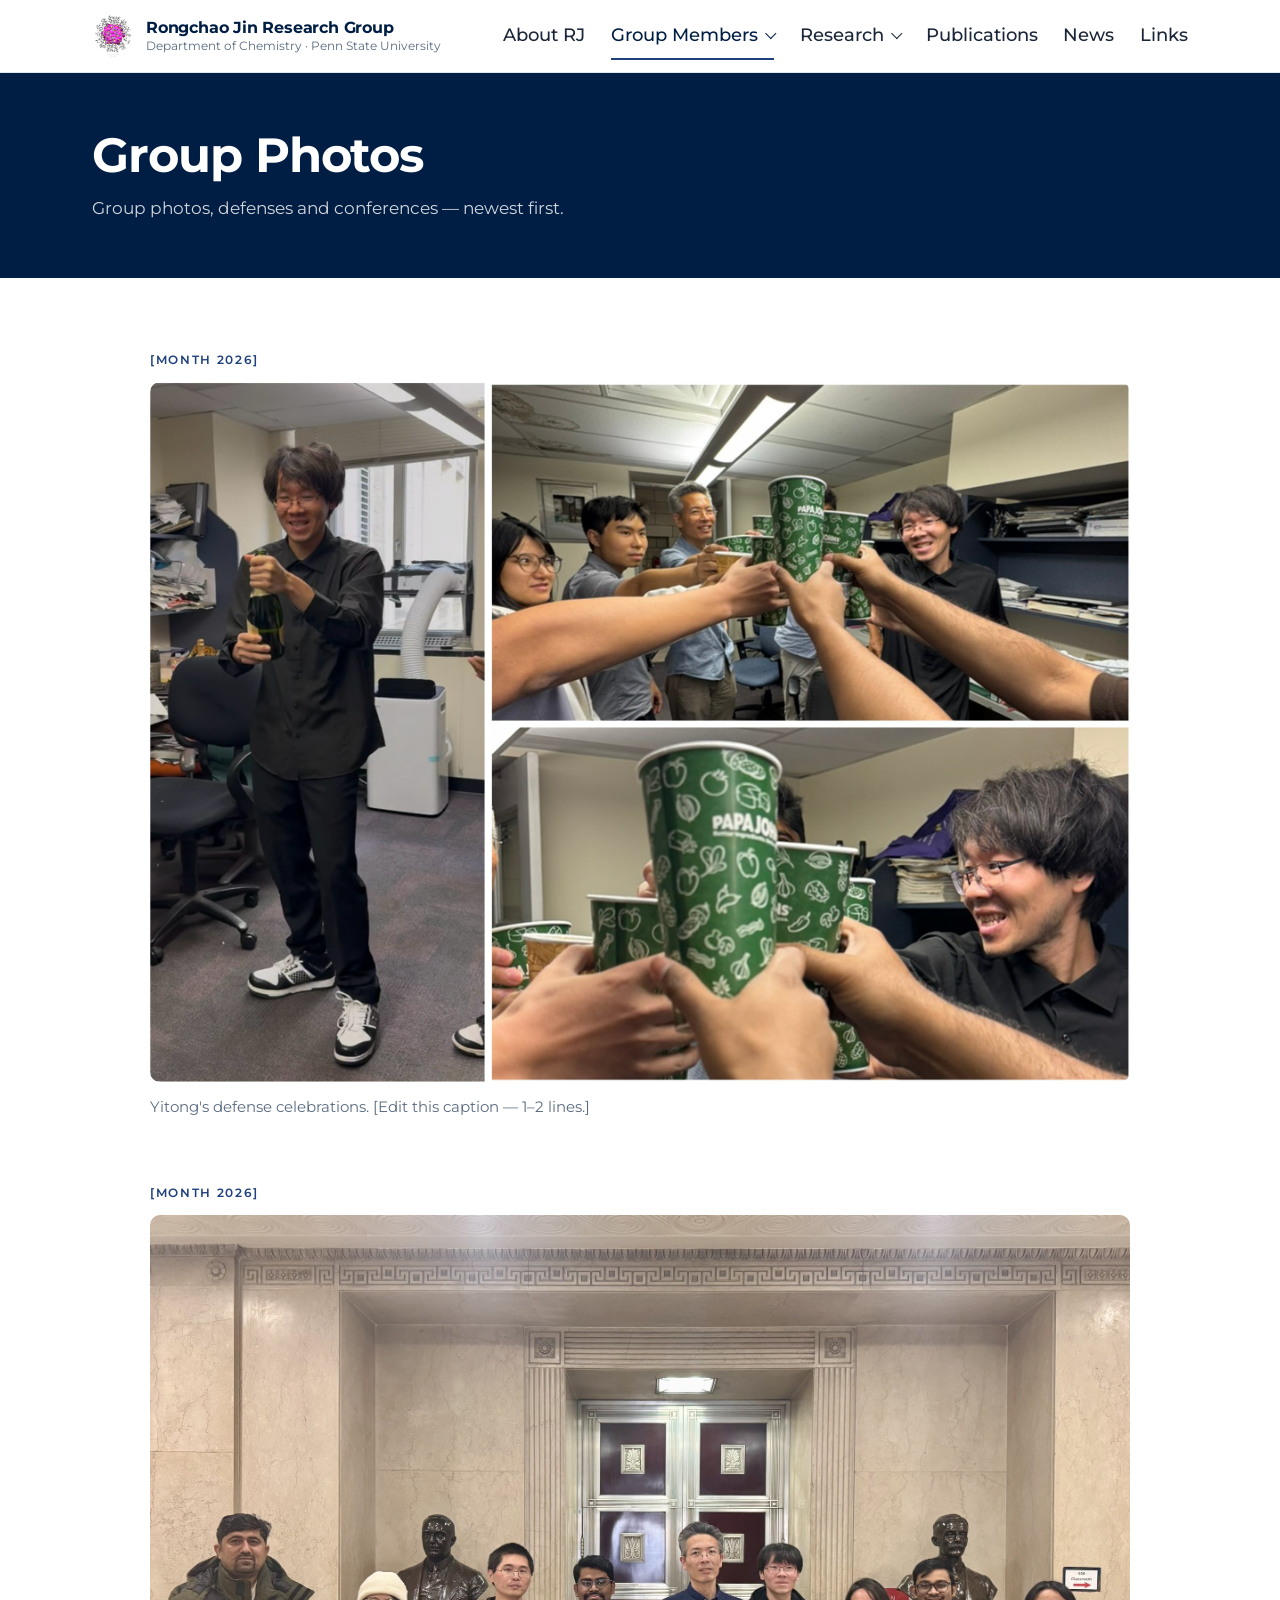
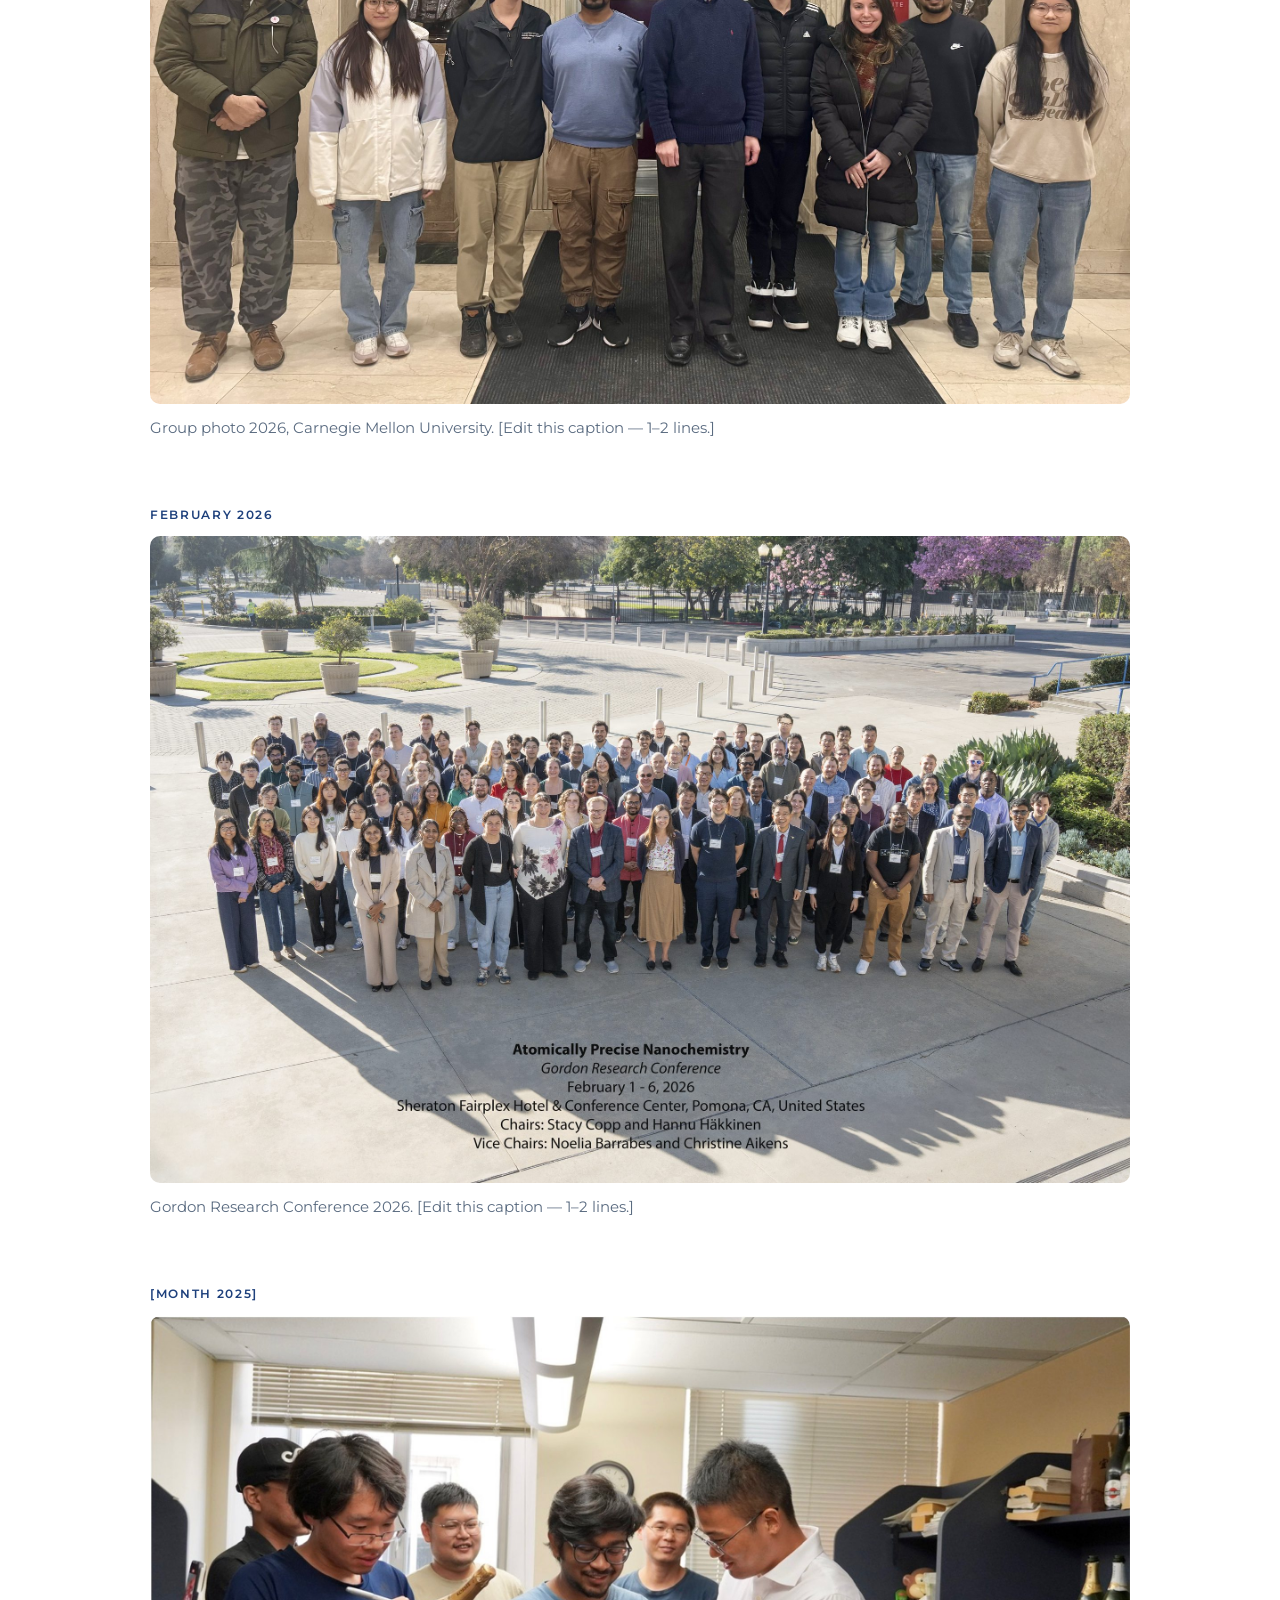
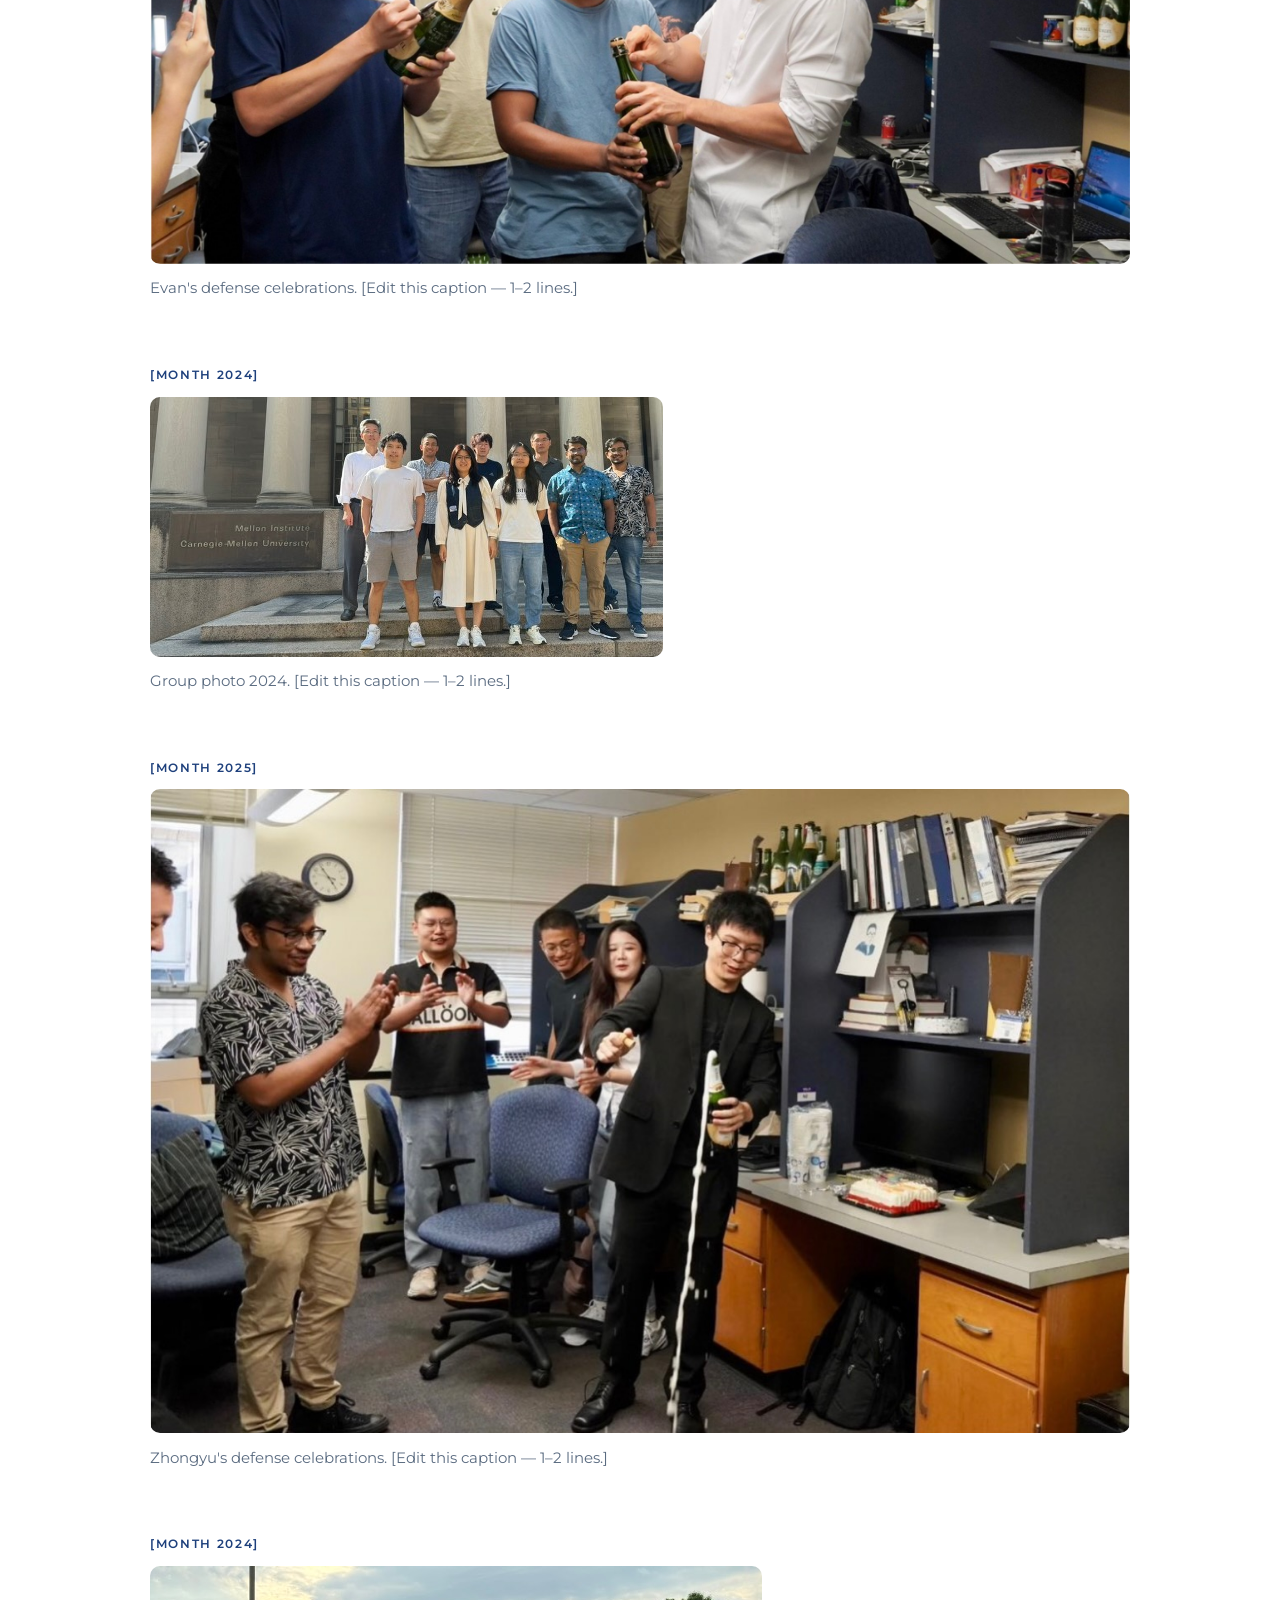
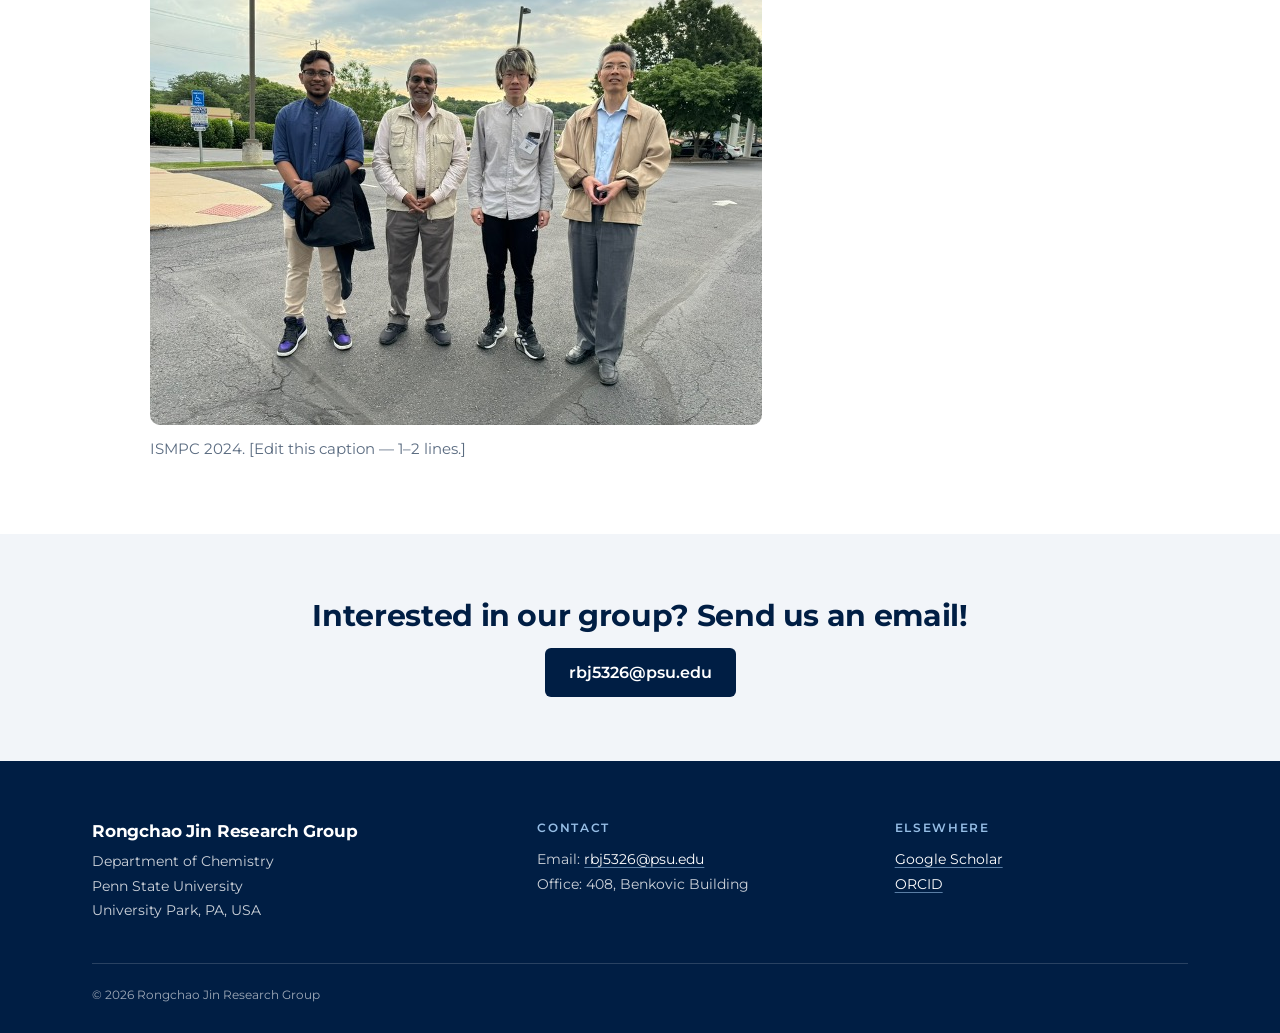
<file: group-photos.html>
<!DOCTYPE html>
<html lang="en">
<head>
<meta charset="UTF-8">
<meta name="viewport" content="width=device-width, initial-scale=1">
<title>Group Photos — Rongchao Jin Research Group</title>
<meta name="description" content="The Jin Research Group at Penn State University: atomically precise metal nanoclusters, NIR emission, ultrafast dynamics and photonic applications.">
<meta name="theme-color" content="#001E44">
<link rel="icon" type="image/png" href="images/favicon.png">
<link rel="apple-touch-icon" href="images/apple-touch-icon.png">
<link rel="preconnect" href="https://fonts.googleapis.com">
<link rel="preconnect" href="https://fonts.gstatic.com" crossorigin>
<link rel="stylesheet" href="assets/style.css">
</head>
<body>
<div id="site-header"></div>
<div class="page-head">
  <div class="wrap">
    <h1>Group Photos</h1>
    <p>Group photos, defenses and conferences — newest first.</p>
  </div>
</div>
<!-- Each photo is one "gp" block: date, picture, then a one–two line caption.
     To add a photo, copy a whole <div class="gp">…</div> block and paste it at the top.
     Pictures show at full page width (never stretched beyond their real size); click one to enlarge it. -->
<section class="block">
  <div class="wrap">
    <div class="gp">
      <div class="gp-date">[Month 2026]</div>
      <img src="images/yw-defense.jpg" alt="Yitong's defense celebrations">
      <p class="gp-cap">Yitong's defense celebrations. [Edit this caption — 1–2 lines.]</p>
    </div>
    <div class="gp">
      <div class="gp-date">[Month 2026]</div>
      <img src="images/group-2026.jpeg" alt="Group photo 2026, Carnegie Mellon University" loading="lazy">
      <p class="gp-cap">Group photo 2026, Carnegie Mellon University. [Edit this caption — 1–2 lines.]</p>
    </div>
    <div class="gp">
      <div class="gp-date">February 2026</div>
      <img src="images/grc-2026.jpg" alt="Gordon Research Conference 2026" loading="lazy">
      <p class="gp-cap">Gordon Research Conference 2026. [Edit this caption — 1–2 lines.]</p>
    </div>
    <div class="gp">
      <div class="gp-date">[Month 2025]</div>
      <img src="images/ll-defense.jpg" alt="Evan's defense celebrations" loading="lazy">
      <p class="gp-cap">Evan's defense celebrations. [Edit this caption — 1–2 lines.]</p>
    </div>
    <div class="gp">
      <div class="gp-date">[Month 2024]</div>
      <img src="images/group-2024.jpg" alt="Group photo 2024" loading="lazy">
      <p class="gp-cap">Group photo 2024. [Edit this caption — 1–2 lines.]</p>
    </div>
    <div class="gp">
      <div class="gp-date">[Month 2025]</div>
      <img src="images/zl-defense.jpg" alt="Zhongyu's defense celebrations" loading="lazy">
      <p class="gp-cap">Zhongyu's defense celebrations. [Edit this caption — 1–2 lines.]</p>
    </div>
    <div class="gp">
      <div class="gp-date">[Month 2024]</div>
      <img src="images/ISMPC2024.jpg" alt="ISMPC 2024" loading="lazy">
      <p class="gp-cap">ISMPC 2024. [Edit this caption — 1–2 lines.]</p>
    </div>
  </div>
</section>

<div id="site-footer"></div>
<script src="assets/common.js"></script>
</body>
</html>
</file>
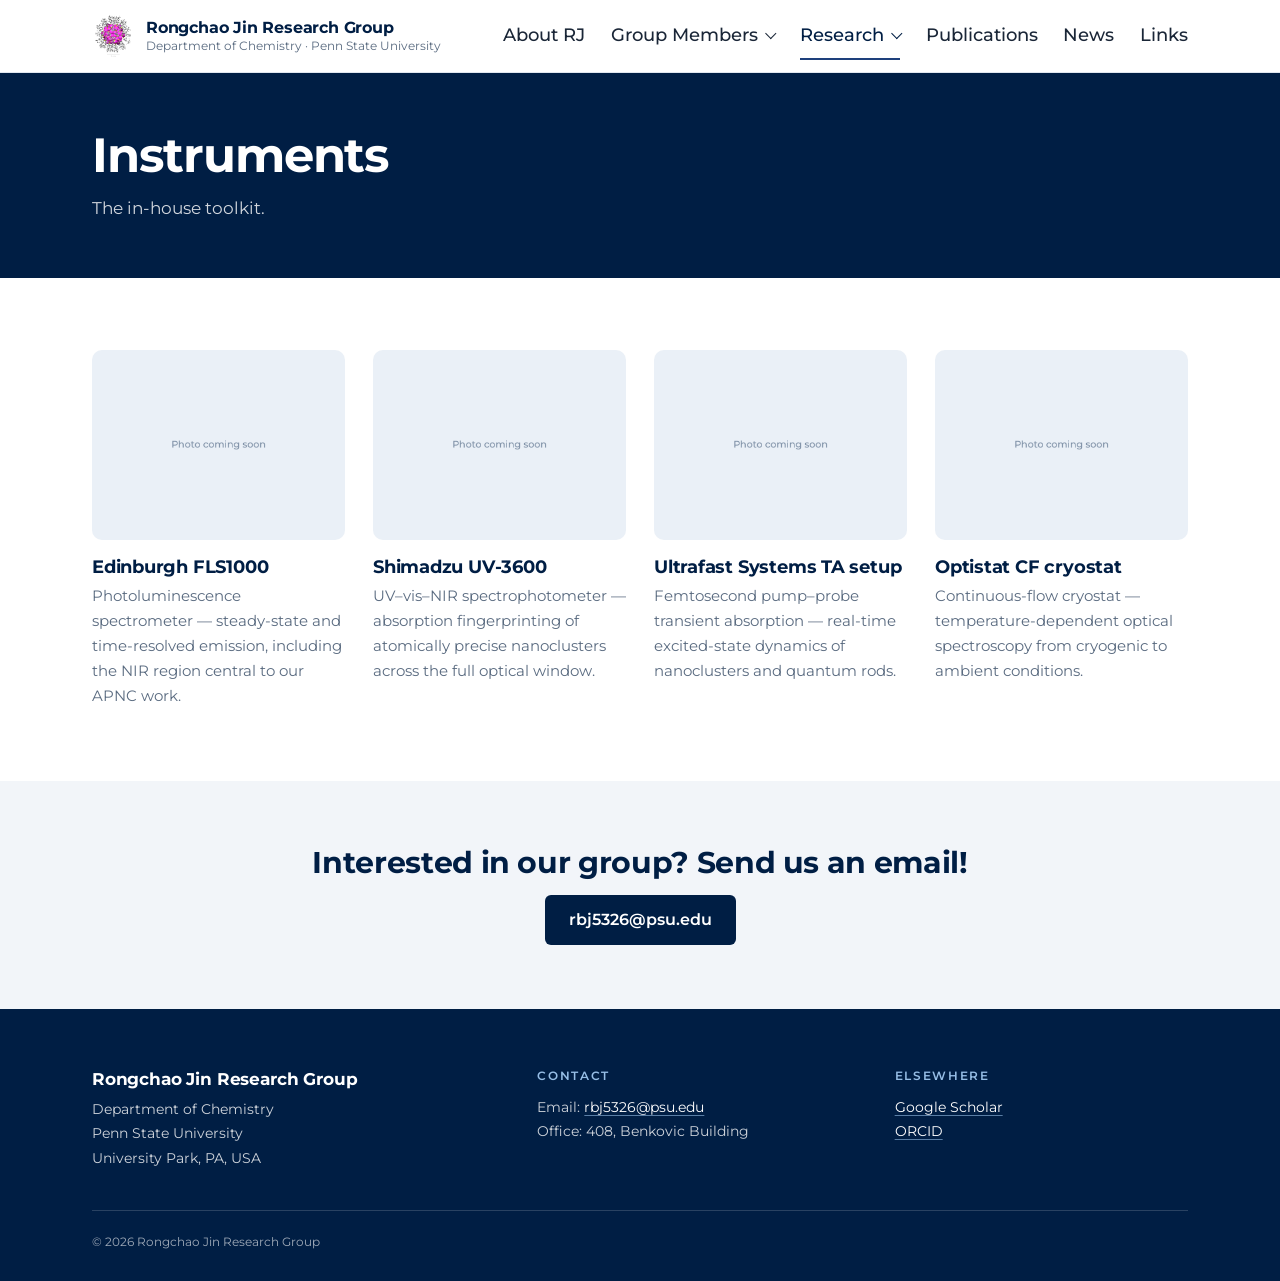
<file: instruments.html>
<!DOCTYPE html>
<html lang="en">
<head>
<meta charset="UTF-8">
<meta name="viewport" content="width=device-width, initial-scale=1">
<title>Instruments — Rongchao Jin Research Group</title>
<meta name="description" content="The Jin Research Group at Penn State University: atomically precise metal nanoclusters, NIR emission, ultrafast dynamics and photonic applications.">
<meta name="theme-color" content="#001E44">
<link rel="icon" type="image/png" href="images/favicon.png">
<link rel="apple-touch-icon" href="images/apple-touch-icon.png">
<link rel="preconnect" href="https://fonts.googleapis.com">
<link rel="preconnect" href="https://fonts.gstatic.com" crossorigin>
<link rel="stylesheet" href="assets/style.css">
</head>
<body>
<div id="site-header"></div>
<div class="page-head">
  <div class="wrap">
    <h1>Instruments</h1>
    <p>The in-house toolkit.</p>
  </div>
</div>
<!-- To add a photo of an instrument, replace its file in images/ (same file name).
     To add an instrument, copy a whole <div class="inst">…</div> block. -->
<section class="block">
  <div class="wrap">
    <div class="inst-grid">
      <div class="inst">
        <img src="images/instr-fls1000.png" alt="Edinburgh FLS1000 photoluminescence spectrometer" loading="lazy">
        <div class="inst-body">
          <h3>Edinburgh FLS1000</h3>
          <p>Photoluminescence spectrometer — steady-state and time-resolved emission,
             including the NIR region central to our APNC work.</p>
        </div>
      </div>
      <div class="inst">
        <img src="images/instr-uv3600.png" alt="Shimadzu UV-3600 spectrophotometer" loading="lazy">
        <div class="inst-body">
          <h3>Shimadzu UV-3600</h3>
          <p>UV–vis–NIR spectrophotometer — absorption fingerprinting of atomically
             precise nanoclusters across the full optical window.</p>
        </div>
      </div>
      <div class="inst">
        <img src="images/instr-ta.png" alt="Ultrafast Systems transient absorption setup" loading="lazy">
        <div class="inst-body">
          <h3>Ultrafast Systems TA setup</h3>
          <p>Femtosecond pump–probe transient absorption — real-time excited-state
             dynamics of nanoclusters and quantum rods.</p>
        </div>
      </div>
      <div class="inst">
        <img src="images/instr-cryostat.png" alt="Oxford Instruments Optistat CF cryostat" loading="lazy">
        <div class="inst-body">
          <h3>Optistat CF cryostat</h3>
          <p>Continuous-flow cryostat — temperature-dependent optical spectroscopy
             from cryogenic to ambient conditions.</p>
        </div>
      </div>
    </div>
  </div>
</section>

<div id="site-footer"></div>
<script src="assets/common.js"></script>
</body>
</html>
</file>
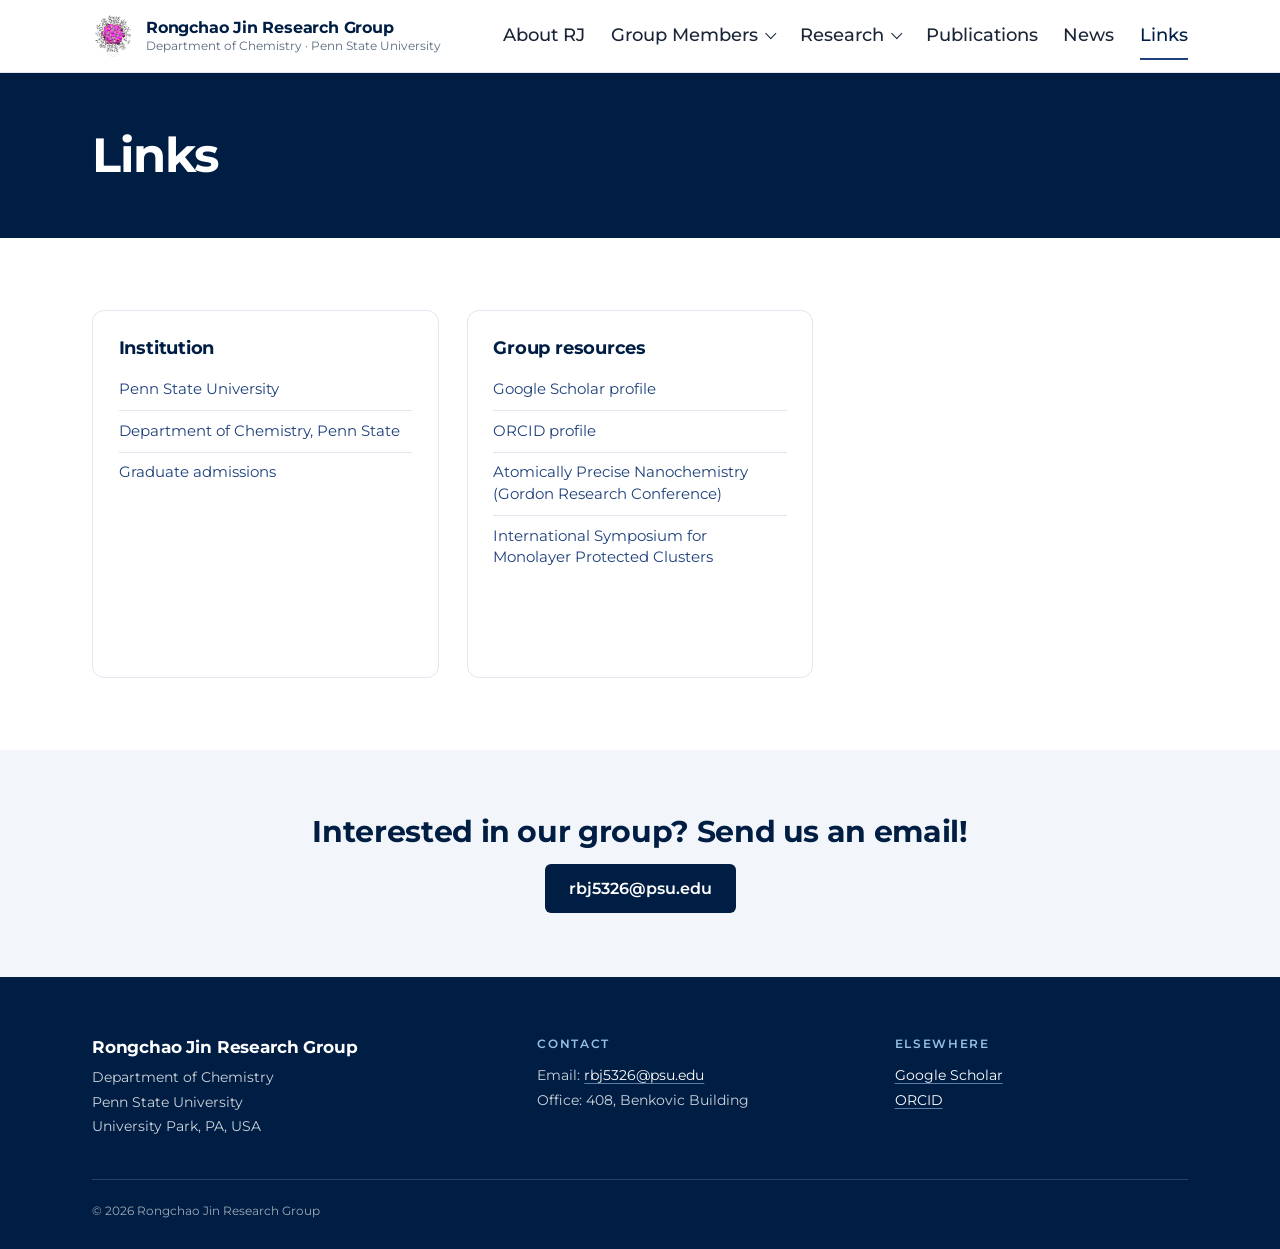
<file: links.html>
<!DOCTYPE html>
<html lang="en">
<head>
<meta charset="UTF-8">
<meta name="viewport" content="width=device-width, initial-scale=1">
<title>Links — Rongchao Jin Research Group</title>
<meta name="description" content="The Jin Research Group at Penn State University: atomically precise metal nanoclusters, NIR emission, ultrafast dynamics and photonic applications.">
<meta name="theme-color" content="#001E44">
<link rel="icon" type="image/png" href="images/favicon.png">
<link rel="apple-touch-icon" href="images/apple-touch-icon.png">
<link rel="preconnect" href="https://fonts.googleapis.com">
<link rel="preconnect" href="https://fonts.gstatic.com" crossorigin>
<link rel="stylesheet" href="assets/style.css">
</head>
<body>
<div id="site-header"></div>
<div class="page-head">
  <div class="wrap">
    <h1>Links</h1>
  </div>
</div>
<section class="block">
  <div class="wrap links-cols">
    <div class="card">
      <h3>Institution</h3>
      <ul>
        <li><a href="https://www.psu.edu" target="_blank" rel="noopener noreferrer">Penn State University</a></li>
        <li><a href="https://science.psu.edu/chem" target="_blank" rel="noopener noreferrer">Department of Chemistry, Penn State</a></li>
        <li><a href="https://science.psu.edu/chem/graduate" target="_blank" rel="noopener noreferrer">Graduate admissions</a></li>
      </ul>
    </div>
    <!-- <div class="card">
      <h3>Collaborations</h3>
      <h4>Current and past collaborations</h4>
      <div class="scrolllist">
      <ul>
        <li><a href="#">Prof. Kristin Kirschbaum, University of Toledo</a></li>
        <li><a href="#">Prof. Chris G. Gianopoulos, University of Toledo</a></li>
        <li><a href="#">Prof. Christine M. Aikens, Kansas State University</a></li>
        <li><a href="#">Prof. Kenneth L. Knappenberger, Penn State University</a></li>
        <li><a href="#">Prof. Linda Peteanu, Carnegie Mellon University</a></li>
        <li><a href="#">Prof. Gangli Wang, Georgia State University</a></li>
        <li><a href="#">Prof. Elizabeth C. Dickey, Carnegie Mellon University</a></li>
        <li><a href="#">Dr. Mircea Cotlet, Brookhaven National Laboratory</a></li>
        <li><a href="#">Prof. Matthew Y. Sfeir, City University of New York</a></li>
        <li><a href="#">Prof. M. Terêsa Machini USP, Brazil</a></li>
        <li><a href="#">Prof. Meng Zhou, University of Science and Technology of China</a></li>
        <li><a href="#">Prof. Guoxiang (Emma) Hu, Georgia Institute of Technology</a></li>
        <li><a href="#">Prof. Samer Gozem, Georgia State University</a></li>
        <li><a href="#">Prof. Ejaz Hussain, The Islamia University of Bahawalpur, Pakistan</a></li>
        <li><a href="#">Prof. Gao Li, Dalian Institute of Chemical Physics, CAS</a></li>
        <li><a href="#">Prof. Yongbo Song, Anhui Medical University</a></li>
        <li><a href="#">Prof. Peng Zhang, Dalhousie University</a></li>
        <li><a href="#">Prof. Yong Pei, Xiangtan University</a></li>
        <li><a href="#">Prof. Sukhendu Mandal, IISER Thiruvananthapuram, India</a></li>
        <li><a href="#">Dr. Douglas R. Kauffman, National Energy Technology Laboratory</a></li>
        <li><a href="#">Dr. Dominic Alfonso, National Energy Technology Laboratory</a></li>
        <li><a href="#">Prof. De-en Jiang, Vanderbilt University</a></li>
        <li><a href="#">Prof. Giannis Mpourmpakis, University of Pittsburgh</a></li>
        <li><a href="#">Prof. Nathaniel L. Rosi, University of Pittsburgh</a></li>
        <li><a href="#">Prof. Hyung J. Kim, Carnegie Mellon University</a></li>
        <li><a href="#">Prof. Manzhou Zhu, Anhui University</a></li>
        <li><a href="#">Prof. Zhikun Wu, Institute of Solid State Physics, CAS</a></li>
      </ul>

      <hr class="list-gap">
      <ul>
        <li><a href="#">Prof. Chad A. Mirkin, Northwestern University</a></li>
        <li><a href="#">Prof. George C. Schatz, Northwestern University</a></li>
        <li><a href="#">Prof. Nathaniel L. Rosi, University of Pittsburgh</a></li>
        <li><a href="#">Prof. Judith C. Yang, University of Pittsburgh</a></li>
        <li><a href="#">Prof. Giannis Mpourmpakis, University of Pittsburgh</a></li>
        <li><a href="#">Prof. De-en Jiang, Vanderbilt University</a></li>
        <li><a href="#">Prof. Hyung J. Kim, Carnegie Mellon University</a></li>
        <li><a href="#">Prof. Roberto R. Gil, Carnegie Mellon University</a></li>
        <li><a href="#">Prof. Mark E. Bier, Carnegie Mellon University</a></li>
        <li><a href="#">Prof. Stefan Bernhard, Carnegie Mellon University</a></li>
        <li><a href="#">Prof. Michael P. Hendrich, Carnegie Mellon University</a></li>
        <li><a href="#">Prof. Krzysztof Matyjaszewski, Carnegie Mellon University</a></li>
        <li><a href="#">Prof. Katsuyuki Nobusada, Institute for Molecular Science, Japan</a></li>
        <li><a href="#">Prof. Theodore Goodson III, University of Michigan</a></li>
        <li><a href="#">Prof. Guda Ramakrishna, Western Michigan University</a></li>
        <li><a href="#">Prof. James P. Lewis, West Virginia University</a></li>
        <li><a href="#">Prof. Qingfeng Ge, Southern Illinois University Carbondale</a></li>
        <li><a href="#">Prof. Xavier Roy, Columbia University</a></li>
        <li><a href="#">Prof. Jie Zheng, University of Texas at Dallas</a></li>
        <li><a href="#">Prof. Sheng Dai, Oak Ridge National Laboratory</a></li>
        <li><a href="#">Prof. Tatsuya Tsukuda, The University of Tokyo</a></li>
        <li><a href="#">Prof. Jianping Xie, National University of Singapore</a></li>
        <li><a href="#">Prof. Hiroshi Kawasaki, Kansai University</a></li>
      </ul>
      </div>
    </div> -->
    <div class="card">
      <h3>Group resources</h3>
      <ul>
        <li><a href="https://scholar.google.com/citations?user=vveoESoAAAAJ&amp;hl=en"  target="_blank" rel="noopener noreferrer">Google Scholar profile</a></li>
        <li><a href="https://orcid.org/0000-0002-2525-8345"  target="_blank" rel="noopener noreferrer">ORCID profile</a></li>
        <li><a href="https://www.grc.org/atomically-precise-nanochemistry-conference/"  target="_blank" rel="noopener noreferrer">Atomically Precise Nanochemistry (Gordon Research Conference)</a></li>
        <li><a href="https://ismpc2027.org/" target="_blank" rel="noopener noreferrer">International Symposium for Monolayer Protected Clusters</a></li>
      </ul>
    </div>
  </div>
</section>

<div id="site-footer"></div>
<script src="assets/common.js"></script>
</body>
</html>
</file>
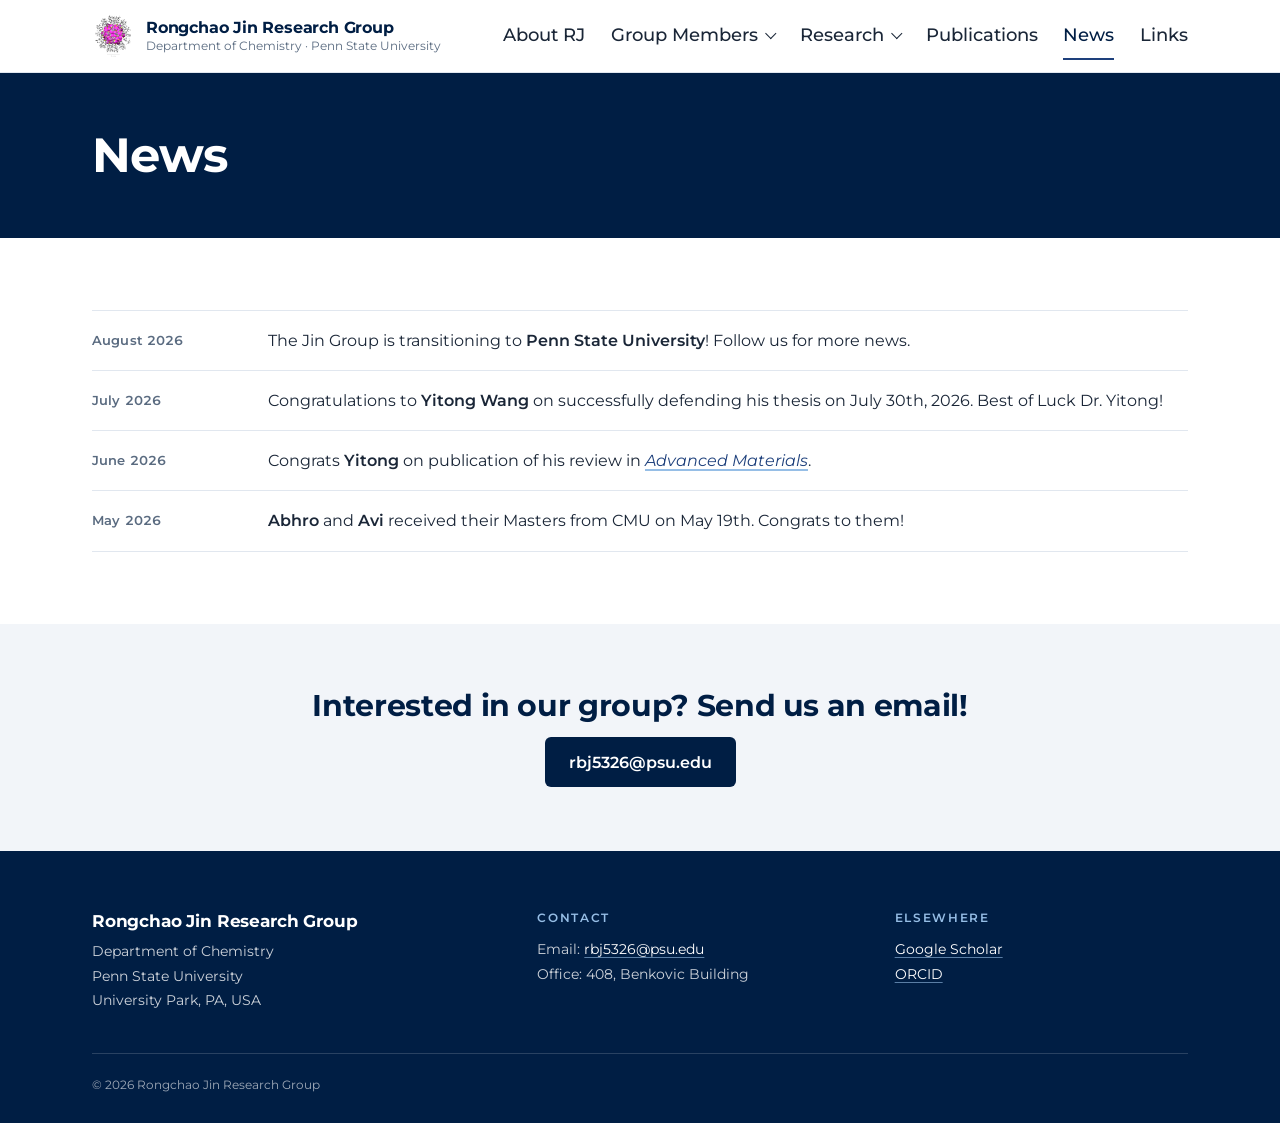
<file: news.html>
<!DOCTYPE html>
<html lang="en">
<head>
<meta charset="UTF-8">
<meta name="viewport" content="width=device-width, initial-scale=1">
<title>News — Rongchao Jin Research Group</title>
<meta name="description" content="The Jin Research Group at Penn State University: atomically precise metal nanoclusters, NIR emission, ultrafast dynamics and photonic applications.">
<meta name="theme-color" content="#001E44">
<link rel="icon" type="image/png" href="images/favicon.png">
<link rel="apple-touch-icon" href="images/apple-touch-icon.png">
<link rel="preconnect" href="https://fonts.googleapis.com">
<link rel="preconnect" href="https://fonts.gstatic.com" crossorigin>
<link rel="stylesheet" href="assets/style.css">
</head>
<body>
<div id="site-header"></div>
<div class="page-head">
  <div class="wrap">
    <h1>News</h1>
  </div>
</div>
<section class="block">
  <div class="wrap">
    <ul class="news-list">
      <li class="news-item"><span class="date mono">August 2026</span><p>The Jin Group is transitioning to <strong>Penn State University</strong>! Follow us for more news.</p></li>
      <li class="news-item"><span class="date mono">July 2026</span><p>Congratulations to <strong>Yitong Wang</strong> on successfully defending his thesis on July 30th, 2026. Best of Luck Dr. Yitong!</p></li>
      <li class="news-item"><span class="date mono">June 2026</span><p>Congrats <strong>Yitong</strong> on publication of his review in <em><a href="https://doi.org/10.1002/adma.202517188" target="_blank">Advanced Materials</a></em>.</p></li>
      <li class="news-item"><span class="date mono">May 2026</span><p><strong>Abhro</strong> and <strong>Avi</strong> received their Masters from CMU on May 19th. Congrats to them!</p></li>
    </ul>
  </div>
</section>

<div id="site-footer"></div>
<script src="assets/common.js"></script>
</body>
</html>
</file>
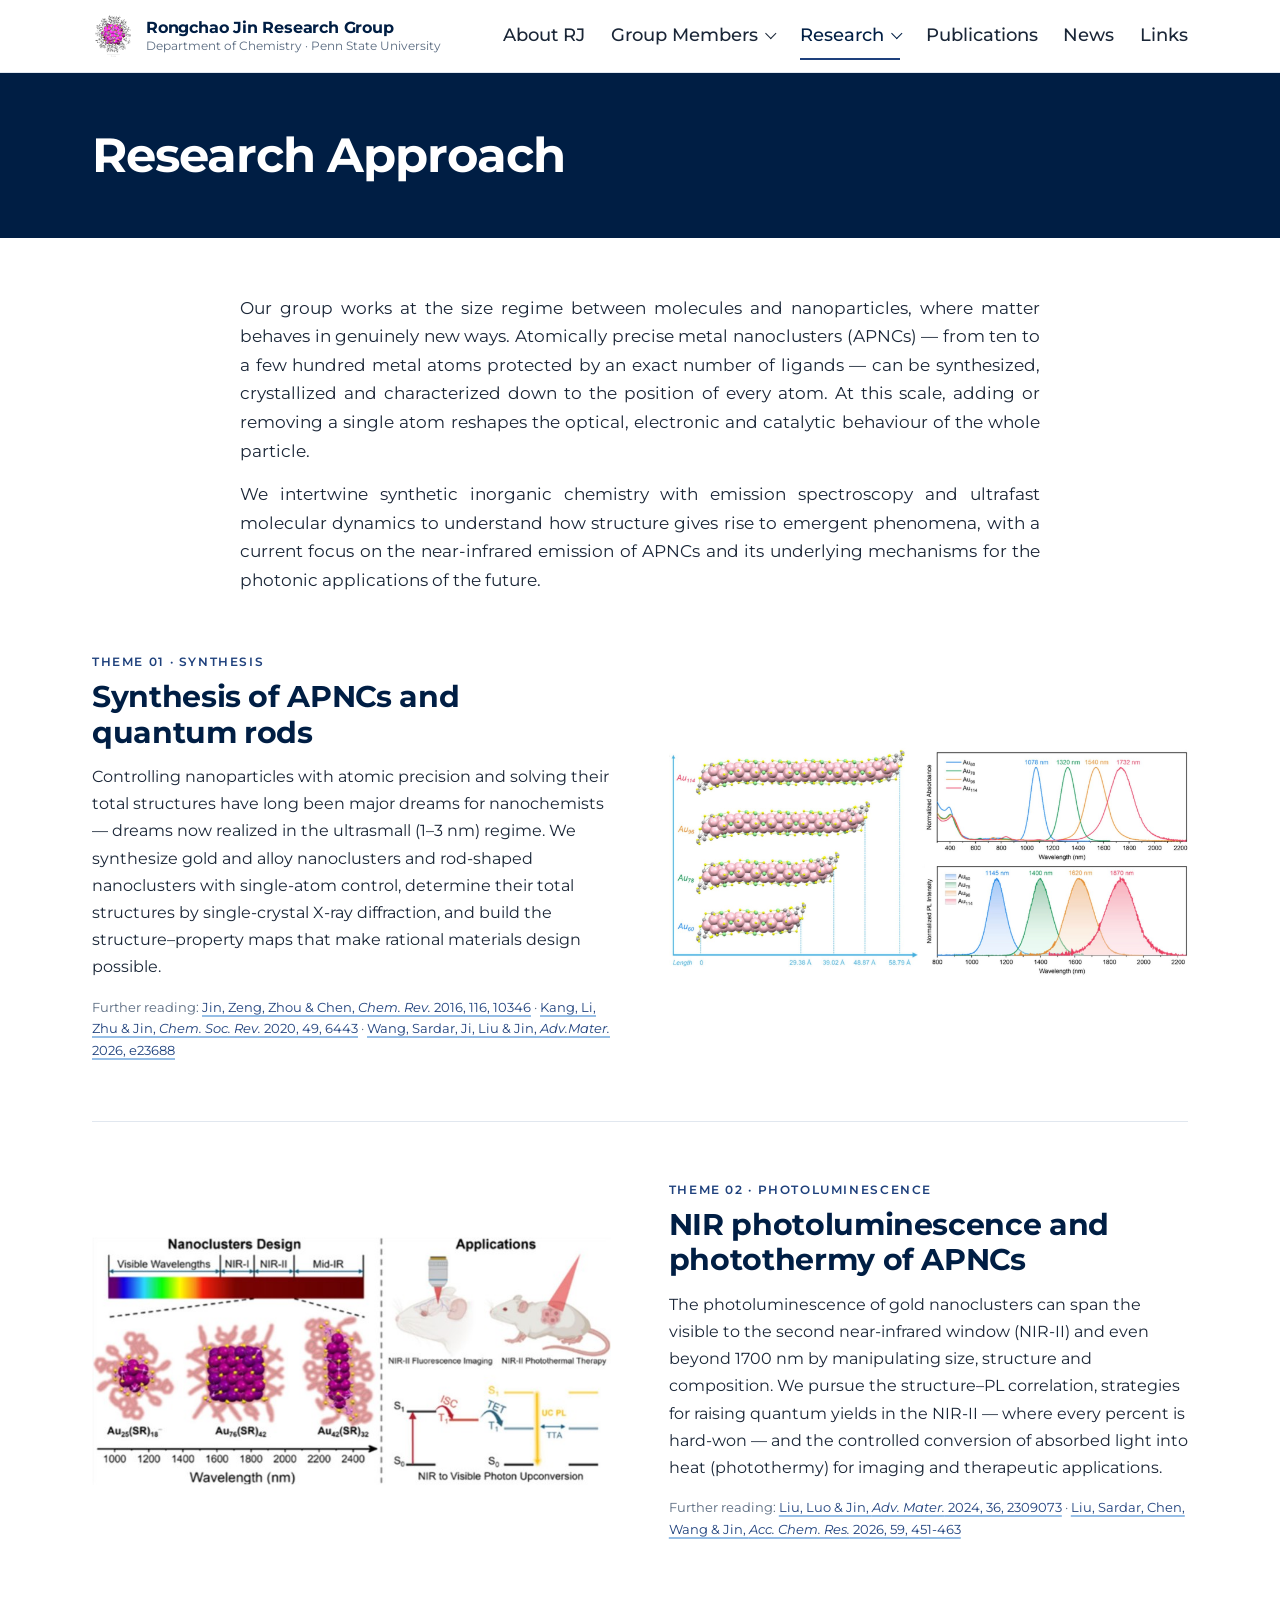
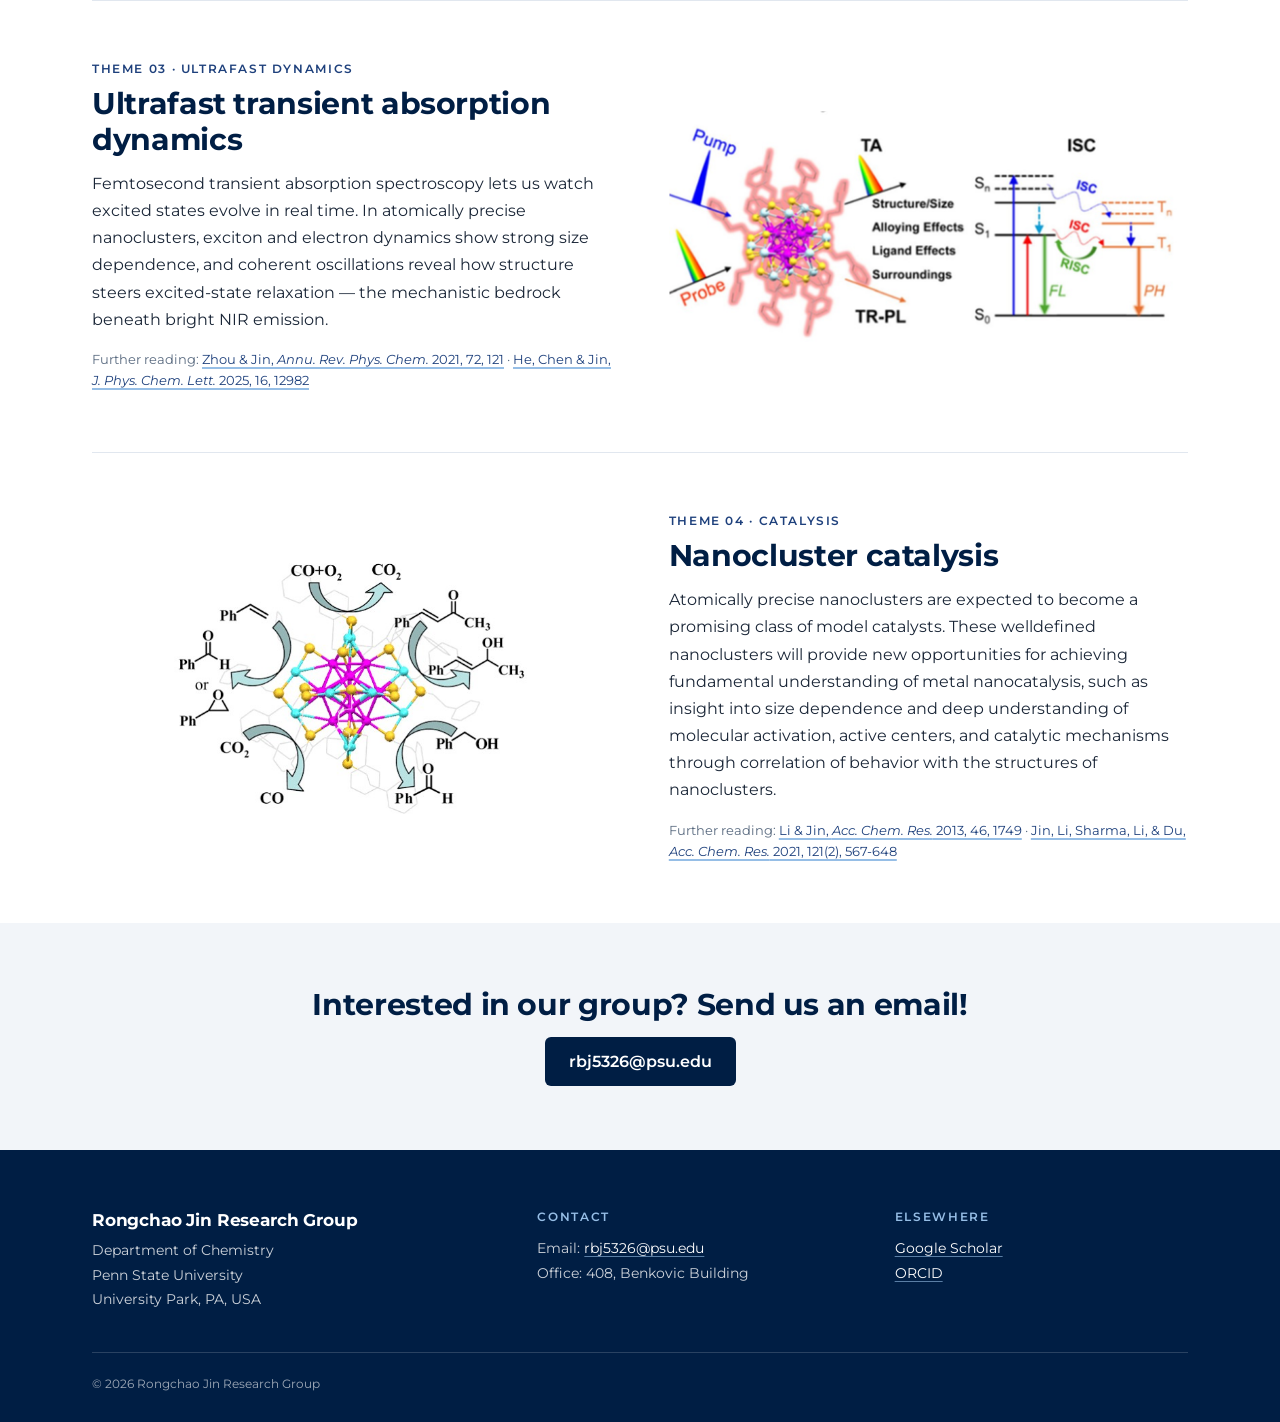
<file: research-approach.html>
<!DOCTYPE html>
<html lang="en">
<head>
<meta charset="UTF-8">
<meta name="viewport" content="width=device-width, initial-scale=1">
<title>Research Approach — Rongchao Jin Research Group</title>
<meta name="description" content="The Jin Research Group at Penn State University: atomically precise metal nanoclusters, NIR emission, ultrafast dynamics and photonic applications.">
<meta name="theme-color" content="#001E44">
<link rel="icon" type="image/png" href="images/favicon.png">
<link rel="apple-touch-icon" href="images/apple-touch-icon.png">
<link rel="preconnect" href="https://fonts.googleapis.com">
<link rel="preconnect" href="https://fonts.gstatic.com" crossorigin>
<link rel="stylesheet" href="assets/style.css">
</head>
<body>
<div id="site-header"></div>
<div class="page-head">
  <div class="wrap">
    <h1>Research Approach</h1>
  </div>
</div>
<div class="wrap research-intro">
  <p>
    Our group works at the size regime between molecules and nanoparticles, where matter
    behaves in genuinely new ways. Atomically precise metal nanoclusters (APNCs) — from ten to a few hundred metal atoms protected by an exact number of ligands — can be
    synthesized, crystallized and characterized down to the position of every atom.
    At this scale, adding or removing a single atom reshapes the optical, electronic
    and catalytic behaviour of the whole particle.
  </p>
  <p>
    We intertwine synthetic inorganic chemistry with emission spectroscopy and ultrafast
    molecular dynamics to understand how structure gives rise to emergent phenomena,
    with a current focus on the near-infrared emission of APNCs and its underlying
    mechanisms for the photonic applications of the future.
  </p>
</div>

<div class="wrap">

  <section class="research-section" id="theme-1">
    <div>
      <span class="eyebrow">Theme 01 · Synthesis</span>
      <h2>Synthesis of APNCs and quantum rods</h2>
      <p style="margin-top:0.8rem;">
        Controlling nanoparticles with atomic precision and solving their total structures
        have long been major dreams for nanochemists — dreams now realized in the
        ultrasmall (1–3 nm) regime. We synthesize gold and alloy nanoclusters and
        rod-shaped nanoclusters with single-atom control, determine their total structures by
        single-crystal X-ray diffraction, and build the structure–property maps that make
        rational materials design possible.
      </p>
      <p class="cite">Further reading:
        <a href="https://pubs.acs.org/doi/10.1021/acs.chemrev.5b00703">Jin, Zeng, Zhou &amp; Chen, <em>Chem. Rev.</em> 2016, 116, 10346</a> · 
        <a href="https://doi.org/10.1039/c9cs00633h">Kang, Li, Zhu &amp; Jin, <em>Chem. Soc. Rev.</em> 2020, 49, 6443</a> · 
        <a href="https://doi.org/10.1002/adma.202523688">Wang, Sardar, Ji, Liu &amp; Jin, <em>Adv.Mater.</em> 2026, e23688</a>
      </p>
    </div>
    <div><img class="figimg" src="images/theme-1.jpg" alt="Synthesis of atomically precise nanoclusters"></div>
  </section>

  <section class="research-section rev" id="theme-2">
    <div>
      <span class="eyebrow">Theme 02 · Photoluminescence</span>
      <h2>NIR photoluminescence and photothermy of APNCs</h2>
      <p style="margin-top:0.8rem;">
        The photoluminescence of gold nanoclusters can span the visible to the second
        near-infrared window (NIR-II) and even beyond 1700 nm by manipulating size,
        structure and composition. We pursue the structure–PL correlation, strategies for
        raising quantum yields in the NIR-II — where every percent is hard-won — and the
        controlled conversion of absorbed light into heat (photothermy) for imaging and
        therapeutic applications.
      </p>
      <p class="cite">Further reading:
        <a href="https://doi.org/10.1002/adma.202309073">Liu, Luo &amp; Jin, <em>Adv. Mater.</em> 2024, 36, 2309073</a> · 
        <a href="https://doi.org/10.1021/acs.accounts.5c00782">Liu, Sardar, Chen, Wang &amp; Jin, <em>Acc. Chem. Res.</em> 2026, 59, 451-463</a>
      </p>
    </div>
    <div><img class="figimg" src="images/theme-2.jpg" alt="NIR photoluminescence of nanoclusters" loading="lazy"></div>
  </section>

  <section class="research-section" id="theme-3">
    <div>
      <span class="eyebrow">Theme 03 · Ultrafast dynamics</span>
      <h2>Ultrafast transient absorption dynamics</h2>
      <p style="margin-top:0.8rem;">
        Femtosecond transient absorption spectroscopy lets us watch excited states evolve
        in real time. In atomically precise nanoclusters, exciton and electron dynamics show
        strong size dependence, and coherent oscillations reveal how structure steers
        excited-state relaxation — the mechanistic bedrock beneath bright NIR emission.
      </p>
      <p class="cite">Further reading:
        <a href="https://doi.org/10.1146/annurev-physchem-090419-104921">Zhou &amp; Jin, <em>Annu. Rev. Phys. Chem.</em> 2021, 72, 121</a> · 
        <a href="https://doi.org/10.1021/acs.jpclett.5c03349">He, Chen &amp; Jin, <em>J. Phys. Chem. Lett.</em> 2025, 16, 12982</a>
      </p>
    </div>
    <div><img class="figimg" src="images/theme-3.jpg" alt="Ultrafast transient absorption dynamics" loading="lazy"></div>
  </section>

  <section class="research-section rev" id="theme-4">
    <div>
      <span class="eyebrow">Theme 04 · Catalysis </span>
      <h2>Nanocluster catalysis</h2>
      <p style="margin-top:0.8rem;">
        Atomically precise nanoclusters are expected to become a promising class of model catalysts. These welldefined nanoclusters will provide new opportunities for achieving fundamental understanding of metal nanocatalysis, such as insight into size dependence and deep understanding of molecular activation, active centers, and catalytic mechanisms through correlation of behavior with the structures of nanoclusters.
      </p>
      <p class="cite">Further reading:
        <a href="https://doi.org/10.1039/c9cs00633h"> Li &amp; Jin, <em>Acc. Chem. Res.</em> 2013, 46, 1749</a> · 
        <a href="https://doi.org/10.1021/acs.chemrev.0c00495"> Jin, Li, Sharma, Li, &amp; Du, <em>Acc. Chem. Res.</em> 2021, 121(2), 567-648</a>
      </p>
    </div>
    <div><img class="figimg" src="images/theme-4.jpg" alt="Fourth research theme" loading="lazy"></div>
  </section>

</div>

<div id="site-footer"></div>
<script src="assets/common.js"></script>
</body>
</html>
</file>
<file: assets/style.css>
/* ==========================================================================
   Rongchao Jin Research Group — site stylesheet
   --------------------------------------------------------------------------
   QUICK EDITS
     Font ........ change the two lines marked [FONT] just below
     Colours ..... the :root block (Penn State palette)
     Page width .. --maxw in the :root block
   Everything after that is grouped by page section. To restyle something,
   search this file for its class name (e.g. ".person" or ".year-divider").
   ========================================================================== */

/* [FONT] 1 of 2 — which font to download. Pick one at fonts.google.com and
   replace "Montserrat" with its name (spaces become +, e.g. Open+Sans).
   If the new font does not show up, shorten the tail to  :wght@400;700  */
@import url("https://fonts.googleapis.com/css2?family=Montserrat:ital,wght@0,400;0,500;0,600;0,700;1,400;1,500&display=swap");

:root {
  /* [FONT] 2 of 2 — the same font name, in quotes */
  --font: "Montserrat", "Helvetica Neue", Helvetica, Arial, sans-serif;

  /* Penn State palette */
  --navy:  #001E44;   /* Nittany Navy — headings, page bands, footer   */
  --blue:  #1E407C;   /* Beaver Blue  — links, buttons, small labels   */
  --sky:   #96BEE6;   /* Pugh Blue    — accents on navy, underlines    */
  --ink:   #1A2637;   /* body text                                     */
  --muted: #5A6B80;   /* secondary text                                */
  --line:  #E1E7EF;   /* hairlines                                     */
  --wash:  #F2F5F9;   /* pale section background                       */
  --white: #FFFFFF;

  --maxw: 1160px;                          /* page content width       */
  --gutter: clamp(1.25rem, 4vw, 2rem);     /* side padding             */
  --header-h: 72px;
  --radius: 10px;
  --reel-h: clamp(210px, 33vw, 400px);     /* height of homepage reel  */

  /* older names, still used by a few inline styles in the pages */
  --patina: var(--blue);
  --patina-dark: var(--navy);
  --gold: var(--blue);
  --paper: var(--white);
  --card: var(--white);
  --teal-soft: var(--wash);
  --gold-soft: #DDE9F6;
}

/* ---------- Base ---------- */
*, *::before, *::after { box-sizing: border-box; }
* { margin: 0; padding: 0; }
[hidden] { display: none !important; }

html {
  scroll-behavior: smooth;
  scroll-padding-top: calc(var(--header-h) + 1.25rem);
  -webkit-text-size-adjust: 100%;
}

body {
  font-family: var(--font);
  font-size: 1rem;
  line-height: 1.7;
  color: var(--ink);
  background: var(--white);
  -webkit-font-smoothing: antialiased;
  text-rendering: optimizeLegibility;
}

img { max-width: 100%; height: auto; display: block; }
button, input, textarea { font: inherit; color: inherit; }

h1, h2, h3, h4 {
  font-family: var(--font);
  font-weight: 700;
  line-height: 1.2;
  color: var(--navy);
  letter-spacing: -0.012em;
}
h1 { font-size: clamp(2rem, 4.6vw, 3rem); letter-spacing: -0.022em; line-height: 1.1; }
h2 { font-size: clamp(1.4rem, 2.6vw, 1.85rem); }
h3 { font-size: 1.12rem; line-height: 1.3; }
h4 { font-size: 0.98rem; }

p + p { margin-top: 0.9em; }
strong { font-weight: 600; }

a { color: var(--blue); text-decoration: none; }
a:hover { text-decoration: underline; text-underline-offset: 3px; }
p a, li a, td a { text-decoration: underline; text-decoration-color: var(--sky); text-decoration-thickness: 1.5px; text-underline-offset: 3px; }
p a:hover, li a:hover, td a:hover { text-decoration-color: var(--blue); }

:focus-visible { outline: 2px solid var(--blue); outline-offset: 3px; border-radius: 3px; }

.wrap { max-width: var(--maxw); margin: 0 auto; padding-left: var(--gutter); padding-right: var(--gutter); }

.eyebrow {
  display: block;
  margin-bottom: 0.55rem;
  font-size: 0.72rem;
  font-weight: 600;
  letter-spacing: 0.14em;
  text-transform: uppercase;
  color: var(--blue);
  line-height: 1.4;
}

.mono { font-size: 0.86rem; letter-spacing: 0.01em; }

.sr-only {
  position: absolute; width: 1px; height: 1px; overflow: hidden;
  clip: rect(0 0 0 0); clip-path: inset(50%); white-space: nowrap;
}

.skip-link {
  position: absolute; left: 0.75rem; top: -4rem; z-index: 100;
  background: var(--navy); color: #fff; padding: 0.6rem 1rem; border-radius: 6px;
}
.skip-link:focus { top: 0.75rem; }

/* ---------- Header & menu (the markup lives in assets/common.js) ---------- */
#site-header {
  position: sticky; top: 0; z-index: 60;
  min-height: var(--header-h);
  background: var(--white);
  border-bottom: 1px solid var(--line);
}
.navbar {
  position: relative;
  max-width: var(--maxw); min-height: var(--header-h);
  margin: 0 auto; padding: 0 var(--gutter);
  display: flex; align-items: center; justify-content: space-between; gap: 1.25rem;
}
.brand { display: flex; align-items: center; gap: 0.75rem; min-width: 0; color: var(--navy); }
.brand:hover { text-decoration: none; }
.brand img { width: 42px; height: 42px; flex: none; }
.brand-text { display: flex; flex-direction: column; min-width: 0; line-height: 1.2; }
.brand-name { font-weight: 700; font-size: 1.02rem; letter-spacing: -0.012em; color: var(--navy); white-space: nowrap; }
.brand-sub { margin-top: 3px; font-size: 0.72rem; color: var(--muted); white-space: nowrap; overflow: hidden; text-overflow: ellipsis; }

nav.main ul { list-style: none; }
nav.main > ul { display: flex; align-items: center; gap: clamp(1rem, 2vw, 1.9rem); }
nav.main a {
  display: block; padding: 0.5rem 0;
  color: var(--ink); font-size: 0.9rem; font-weight: 500; white-space: nowrap;
  text-decoration: none;
  border-bottom: 2px solid transparent;
}
nav.main > ul > li > a:hover { border-bottom-color: var(--sky); }
nav.main > ul > li > a[aria-current="page"],
nav.main > ul > li.is-active > a { color: var(--navy); border-bottom-color: var(--blue); }

/* drop-down folders (Group Members, Research) */
nav.main li.dropdown { position: relative; }
nav.main li.dropdown > a::after {
  content: ""; display: inline-block; width: 0.42em; height: 0.42em; margin-left: 0.5em;
  border-right: 1.5px solid currentColor; border-bottom: 1.5px solid currentColor;
  transform: translateY(-0.2em) rotate(45deg);
}
nav.main li.dropdown > ul {
  position: absolute; top: 100%; left: -0.9rem; min-width: 13rem;
  padding: 0.45rem; background: var(--white);
  border: 1px solid var(--line); border-radius: var(--radius);
  box-shadow: 0 20px 40px -14px rgba(0, 30, 68, 0.28);
  opacity: 0; visibility: hidden; transform: translateY(6px);
  transition: opacity 0.16s ease, transform 0.16s ease, visibility 0.16s;
}
nav.main li.dropdown:hover > ul,
nav.main li.dropdown:focus-within > ul,
nav.main li.dropdown.open > ul { opacity: 1; visibility: visible; transform: none; }
nav.main li.dropdown > ul a { padding: 0.55rem 0.75rem; border: 0; border-radius: 6px; }
nav.main li.dropdown > ul a:hover,
nav.main li.dropdown > ul a[aria-current="page"] { background: var(--wash); color: var(--blue); }

.nav-toggle {
  display: none; position: relative; flex: none;
  width: 44px; height: 44px; border: 0; border-radius: 8px;
  background: none; cursor: pointer;
}
.nav-toggle span {
  position: absolute; left: 11px; right: 11px; height: 2px; border-radius: 2px;
  background: var(--navy); transition: transform 0.2s ease, opacity 0.2s ease;
}
.nav-toggle span:nth-child(1) { top: 15px; }
.nav-toggle span:nth-child(2) { top: 21px; }
.nav-toggle span:nth-child(3) { top: 27px; }
.nav-toggle[aria-expanded="true"] span:nth-child(1) { transform: translateY(6px) rotate(45deg); }
.nav-toggle[aria-expanded="true"] span:nth-child(2) { opacity: 0; }
.nav-toggle[aria-expanded="true"] span:nth-child(3) { transform: translateY(-6px) rotate(-45deg); }

@media (max-width: 1000px) {
  :root { --header-h: 64px; }
  .nav-toggle { display: block; }
  nav.main {
    display: none;
    position: absolute; top: 100%; left: 0; right: 0;
    max-height: calc(100vh - var(--header-h)); overflow-y: auto;
    padding: 0.25rem var(--gutter) 1.25rem;
    background: var(--white); border-bottom: 1px solid var(--line);
    box-shadow: 0 26px 40px -22px rgba(0, 30, 68, 0.35);
  }
  nav.main.open { display: block; }
  nav.main > ul { flex-direction: column; align-items: stretch; gap: 0; }
  nav.main a { padding: 0.85rem 0; font-size: 1rem; border-bottom: 1px solid var(--line); }
  nav.main > ul > li > a[aria-current="page"],
  nav.main > ul > li.is-active > a,
  nav.main > ul > li > a:hover { border-bottom-color: var(--line); }
  nav.main li.dropdown > a {
    pointer-events: none; border-bottom: 0; padding: 1.2rem 0 0.15rem;
    font-size: 0.72rem; font-weight: 600; letter-spacing: 0.14em; text-transform: uppercase; color: var(--muted);
  }
  nav.main li.dropdown > a::after { display: none; }
  nav.main li.dropdown > ul {
    position: static; min-width: 0; padding: 0; border: 0; border-radius: 0; box-shadow: none;
    opacity: 1; visibility: visible; transform: none;
  }
  nav.main li.dropdown > ul a { padding: 0.85rem 0 0.85rem 0.9rem; border-bottom: 1px solid var(--line); border-radius: 0; }
}
@media (max-width: 480px) {
  .brand img { width: 36px; height: 36px; }
  .brand-name { font-size: 0.95rem; }
  .brand-sub { display: none; }
}

/* ---------- Buttons ---------- */
.btn {
  display: inline-block; padding: 0.72rem 1.35rem;
  border: 1.5px solid transparent; border-radius: 6px;
  font-weight: 600; font-size: 0.92rem; line-height: 1.2; text-decoration: none;
  transition: background-color 0.15s ease, color 0.15s ease, border-color 0.15s ease;
}
.btn:hover { text-decoration: none; }
.btn-solid { background: var(--navy); color: #fff; }
.btn-solid:hover { background: var(--blue); }
.btn-ghost { border-color: var(--navy); color: var(--navy); }
.btn-ghost:hover { background: var(--navy); color: #fff; }

/* ---------- Homepage: navy hero + image reel ---------- */
.hero {
  background: var(--navy); color: #fff;
  padding: clamp(2.75rem, 6.5vw, 5rem) 0 calc(var(--reel-h) * 0.5 + clamp(2.25rem, 5vw, 3.25rem));
}
.hero .eyebrow { color: var(--sky); }
.hero h1 { color: #fff; font-size: clamp(2.2rem, 5.4vw, 3.6rem); line-height: 1.06; letter-spacing: -0.028em; }
.hero .lede {
  margin-top: 1.15rem; max-width: 40rem;
  font-size: clamp(1.02rem, 1.5vw, 1.18rem); line-height: 1.6;
  color: rgba(255, 255, 255, 0.84);
}
.hero-cta { display: flex; flex-wrap: wrap; gap: 0.8rem; margin-top: 1.9rem; }
.hero .btn-solid { background: #fff; color: var(--navy); }
.hero .btn-solid:hover { background: var(--sky); }
.hero .btn-ghost { border-color: rgba(255, 255, 255, 0.55); color: #fff; }
.hero .btn-ghost:hover { background: #fff; border-color: #fff; color: var(--navy); }

/* the reel: every picture at the same height, full picture always visible,
   scrolls sideways (swipe, drag, or the round arrow buttons)                 */
.carousel-wrap { position: relative; margin-top: calc(var(--reel-h) * -0.5); }
.carousel {
  --edge: max(var(--gutter), calc((100% - var(--maxw)) / 2 + var(--gutter)));
  position: relative;
  display: flex; gap: clamp(0.75rem, 1.6vw, 1.25rem);
  padding: 0 var(--edge) 2.75rem;
  overflow-x: auto; overscroll-behavior-x: contain;
  scroll-snap-type: x proximity; scroll-padding-left: var(--edge); scroll-padding-right: var(--edge);
  scrollbar-width: none; -webkit-overflow-scrolling: touch;
  cursor: grab;
}
.carousel::-webkit-scrollbar { display: none; }
.carousel.dragging { cursor: grabbing; scroll-snap-type: none; scroll-behavior: auto; }
.carousel .slide {
  flex: none; height: var(--reel-h); min-width: 6rem;
  border-radius: 12px; overflow: hidden; background: var(--white);
  box-shadow: 0 1px 2px rgba(0, 30, 68, 0.1), 0 16px 34px -12px rgba(0, 30, 68, 0.4);
  scroll-snap-align: start;
}
.carousel .slide img {
  height: 100%; width: auto; max-width: none;
  -webkit-user-drag: none; user-select: none;
}
.car-btn {
  position: absolute; top: calc(var(--reel-h) / 2); z-index: 3;
  width: 46px; height: 46px; margin-top: -23px;
  display: grid; place-items: center;
  border: 1px solid var(--line); border-radius: 50%;
  background: var(--white); color: var(--navy);
  font-size: 1.35rem; line-height: 1; cursor: pointer;
  box-shadow: 0 6px 18px rgba(0, 30, 68, 0.25);
  transition: opacity 0.2s ease, background-color 0.15s ease, color 0.15s ease;
}
.car-btn:hover { background: var(--navy); color: #fff; }
.car-btn[disabled] { opacity: 0; pointer-events: none; }
.car-prev { left: clamp(0.5rem, 2vw, 1.5rem); }
.car-next { right: clamp(0.5rem, 2vw, 1.5rem); }
@media (max-width: 600px) { .car-btn { width: 40px; height: 40px; margin-top: -20px; font-size: 1.2rem; } }
@media (hover: none) { .car-btn { display: none; } }        /* touch screens: just swipe */

/* ---------- Sections ---------- */
section.block { padding: clamp(2.75rem, 6vw, 4.5rem) 0; }
section.block.alt { background: var(--wash); }
.carousel-wrap + section.block { padding-top: clamp(1rem, 2.5vw, 2rem); }

.section-head {
  display: flex; align-items: flex-end; justify-content: space-between;
  gap: 0.75rem 1.5rem; flex-wrap: wrap;
  margin-bottom: clamp(1.25rem, 3vw, 2rem);
}
.section-head .more { font-size: 0.9rem; font-weight: 600; white-space: nowrap; }

/* ---------- Cards (homepage research tiles, Links page panels) ---------- */
.cards { display: grid; grid-template-columns: repeat(3, minmax(0, 1fr)); gap: clamp(1rem, 2.5vw, 1.75rem); }
.cards.two { grid-template-columns: repeat(2, minmax(0, 1fr)); }
@media (max-width: 760px) { .cards, .cards.two { grid-template-columns: minmax(0, 1fr); } }
.card {
  display: flex; flex-direction: column; gap: 0.6rem;
  padding: 1.6rem;
  background: var(--white); border: 1px solid var(--line); border-radius: 12px;
}
.card p { color: var(--muted); font-size: 0.95rem; }
.card a.cardlink { margin-top: auto; padding-top: 0.5rem; font-weight: 600; font-size: 0.9rem; text-decoration: none; }
.card a.cardlink:hover { text-decoration: underline; }
.card-figure {
  display: block; margin: -1.6rem -1.6rem 0.9rem;
  border-bottom: 1px solid var(--line); border-radius: 12px 12px 0 0; overflow: hidden;
  background: var(--white);
}
.card-figure img { width: 100%; aspect-ratio: 2 / 1; object-fit: contain; padding: 0.9rem 1rem; }

/* ---------- Homepage: highlighted papers ---------- */
.pubpics { display: grid; grid-template-columns: repeat(4, minmax(0, 1fr)); gap: clamp(1rem, 2.6vw, 2rem); }
@media (max-width: 760px) { .pubpics { grid-template-columns: repeat(2, minmax(0, 1fr)); } }
.pubpic { display: block; color: inherit; text-decoration: none; }
.pubpic:hover { text-decoration: none; }
.pubpic .pubimg {
  width: 100%; aspect-ratio: 3 / 4; object-fit: cover; object-position: top center;
  background: var(--white); border: 1px solid var(--line); border-radius: 6px;
  box-shadow: 0 12px 26px -16px rgba(0, 30, 68, 0.45);
  transition: transform 0.2s ease, box-shadow 0.2s ease;
}
.pubpic:hover .pubimg { transform: translateY(-4px); box-shadow: 0 20px 32px -16px rgba(0, 30, 68, 0.5); }
.pubpic .cap {
  display: block; margin-top: 0.9rem;
  font-size: 0.74rem; font-weight: 600; letter-spacing: 0.08em; text-transform: uppercase; color: var(--blue);
}
.pubpic .cap-title { display: block; margin-top: 0.3rem; font-size: 0.9rem; font-weight: 500; line-height: 1.45; color: var(--ink); }
.pubpic:hover .cap-title { text-decoration: underline; text-decoration-color: var(--sky); text-underline-offset: 3px; }

/* ---------- Contact form ---------- */
.contact-grid {
  display: grid; grid-template-columns: minmax(0, 1fr) minmax(0, 1.15fr);
  gap: clamp(1.5rem, 5vw, 4rem); align-items: start;
}
@media (max-width: 760px) { .contact-grid { grid-template-columns: minmax(0, 1fr); } }
.contact-form { display: grid; gap: 0.85rem; }
.contact-form input, .contact-form textarea {
  width: 100%; padding: 0.8rem 0.95rem;
  border: 1px solid #C7D1DE; border-radius: 8px;
  background: var(--white); color: var(--ink); font-size: 0.95rem;
}
.contact-form textarea { resize: vertical; min-height: 8.5rem; }
.contact-form input::placeholder, .contact-form textarea::placeholder { color: #8493A6; }
.contact-form input:focus, .contact-form textarea:focus { outline: 2px solid var(--blue); outline-offset: 1px; border-color: var(--blue); }
.contact-form button {
  justify-self: start; padding: 0.78rem 1.6rem;
  border: 0; border-radius: 6px; cursor: pointer;
  background: var(--navy); color: #fff; font-weight: 600; font-size: 0.95rem;
  transition: background-color 0.15s ease;
}
.contact-form button:hover { background: var(--blue); }

/* ---------- Page title band (every page except Home) ---------- */
.page-head {
  padding-top: clamp(2.1rem, 5.2vw, 3.5rem); padding-bottom: clamp(2.1rem, 5.2vw, 3.5rem);
  background: var(--navy); color: #fff;
}
.wrap.page-head {                          /* older page layout: still paints the band edge to edge */
  box-shadow: 0 0 0 100vmax var(--navy);
  clip-path: inset(0 -100vmax);
}
.page-head h1 { color: #fff; }
.page-head p { margin-top: 0.75rem; max-width: 44rem; font-size: 1.05rem; color: rgba(255, 255, 255, 0.82); }
.page-head a { color: #fff; text-decoration-color: var(--sky); }

/* ---------- People ---------- */
.people-grid { display: grid; grid-template-columns: repeat(auto-fill, minmax(210px, 1fr)); gap: 2.25rem 1.75rem; }
@media (max-width: 560px) { .people-grid { grid-template-columns: repeat(2, minmax(0, 1fr)); gap: 1.75rem 1rem; } }
.avatar {
  width: 100%; aspect-ratio: 1 / 1; overflow: hidden;
  border-radius: var(--radius); background: var(--wash);
}
.avatar img { width: 100%; height: 100%; object-fit: cover; }
.person h3 { margin-top: 0.95rem; font-size: 1.08rem; }
.person .email { margin-top: 0.2rem; font-size: 0.8rem; color: var(--muted); overflow-wrap: anywhere; }
.person .email a { color: inherit; text-decoration: none; }
.person .email a:hover { color: var(--blue); text-decoration: underline; }
.person .role { margin-top: 0.55rem; font-size: 0.72rem; font-weight: 600; letter-spacing: 0.1em; text-transform: uppercase; color: var(--blue); }
.person .affil { margin-top: 0.15rem; font-size: 0.84rem; line-height: 1.45; color: var(--ink); }
.person .affil + .affil { margin-top: 0; }
.person .dates, .person .period { margin-top: 0.3rem; font-size: 0.8rem; color: var(--muted); }
@media (max-width: 560px) { .person .email { font-size: 0.7rem; letter-spacing: -0.01em; } }

/* About page: photo + biography */
.pi-card {
  display: grid; grid-template-columns: minmax(200px, 300px) minmax(0, 1fr);
  gap: clamp(1.5rem, 4vw, 3.25rem); align-items: start;
  margin-bottom: clamp(2.5rem, 6vw, 4rem);
}
.pi-card .avatar { border-radius: 12px; }
@media (max-width: 720px) {
  .pi-card { grid-template-columns: minmax(0, 1fr); }
  .pi-card .avatar { max-width: 260px; }
}

/* ---------- Alumni ---------- */
.alum-grid { display: grid; grid-template-columns: repeat(auto-fill, minmax(230px, 1fr)); gap: 0 2rem; }
.alum { padding: 1.05rem 0 1.15rem; border-top: 1px solid var(--line); font-size: 0.92rem; line-height: 1.5; }
.alum .nm { font-size: 1rem; font-weight: 600; color: var(--navy); margin-bottom: 0.15rem; }
.alum .pos { color: var(--muted); }
.alum .yr { margin-top: 0.4rem; font-size: 0.72rem; font-weight: 600; letter-spacing: 0.08em; text-transform: uppercase; color: var(--blue); }

/* ---------- Tables (About page: education & positions) ---------- */
table.alumni { width: 100%; border-collapse: collapse; font-size: 0.95rem; }
table.alumni th {
  padding: 0 1rem 0.7rem 0; text-align: left;
  font-size: 0.72rem; font-weight: 600; letter-spacing: 0.12em; text-transform: uppercase; color: var(--muted);
  border-bottom: 2px solid var(--navy);
}
table.alumni td { padding: 0.8rem 1rem 0.8rem 0; vertical-align: top; border-bottom: 1px solid var(--line); }
table.alumni td:first-child { width: 9.5rem; white-space: nowrap; color: var(--muted); font-variant-numeric: tabular-nums; }
table.alumni td:nth-child(2) { font-weight: 600; color: var(--navy); }
@media (max-width: 640px) {
  table.alumni thead { display: none; }
  table.alumni, table.alumni tbody, table.alumni tr, table.alumni td { display: block; width: auto; }
  table.alumni tr { padding: 0.85rem 0; border-bottom: 1px solid var(--line); }
  table.alumni td { padding: 0; border: 0; }
  table.alumni td:first-child { width: auto; font-size: 0.82rem; }
}

/* ---------- Dated lists (News, awards, invited talks) ---------- */
.news-list { list-style: none; border-top: 1px solid var(--line); }
.news-item {
  display: grid; grid-template-columns: 9.5rem minmax(0, 1fr); gap: 0.2rem 1.5rem;
  padding: 1rem 0; border-bottom: 1px solid var(--line);
}
.news-item .date { padding-top: 0.12rem; font-size: 0.84rem; font-weight: 600; color: var(--muted); font-variant-numeric: tabular-nums; }
@media (max-width: 600px) { .news-item { grid-template-columns: minmax(0, 1fr); } }

/* ---------- Research Approach ---------- */
.research-intro {
  max-width: 54rem; margin-left: auto; margin-right: auto;
  padding-top: clamp(2.25rem, 5vw, 3.5rem);
  font-size: 1.05rem; text-align: justify; hyphens: auto;
}
.research-intro h2 { text-align: center; }
@media (max-width: 700px) { .research-intro { text-align: left; hyphens: manual; font-size: 1rem; } }   /* justified text gaps badly on a phone */
.research-section {
  display: grid; grid-template-columns: minmax(0, 1fr) minmax(0, 1fr);
  gap: clamp(1.5rem, 4.5vw, 3.75rem); align-items: center;
  padding: clamp(2.25rem, 5vw, 3.75rem) 0;
  border-bottom: 1px solid var(--line);
}
.research-section:last-of-type { border-bottom: 0; }
.research-section.rev > div:last-child { order: -1; }   /* "rev" = picture on the left */
.research-section .figimg,
.research-section > div:last-child img {
  width: 100%; aspect-ratio: 2 / 1; object-fit: contain;   /* whole figure, never cropped */
}
@media (max-width: 820px) {
  .research-section { grid-template-columns: minmax(0, 1fr); }
  .research-section.rev > div:last-child { order: 0; }
}
.cite { margin-top: 1rem; font-size: 0.84rem; line-height: 1.6; color: var(--muted); }

/* ---------- Group Photos ---------- */
.gp { max-width: 980px; margin: 0 auto clamp(2.5rem, 6vw, 4rem); }
.gp:last-child { margin-bottom: 0; }
.gp .gp-date { margin-bottom: 0.7rem; font-size: 0.74rem; font-weight: 600; letter-spacing: 0.14em; text-transform: uppercase; color: var(--blue); }
.gp img { border-radius: var(--radius); }               /* shown at full width, but never blown up past its real size */
.gp .gp-cap { margin-top: 0.7rem; font-size: 0.95rem; color: var(--muted); }

/* ---------- Instruments ---------- */
.inst-grid { display: grid; grid-template-columns: repeat(auto-fill, minmax(240px, 1fr)); gap: 2.25rem 1.75rem; }
.inst img { width: 100%; aspect-ratio: 4 / 3; object-fit: cover; border-radius: var(--radius); background: var(--wash); }
.inst .inst-body { padding-top: 0.95rem; }
.inst .inst-body p { margin-top: 0.35rem; font-size: 0.92rem; color: var(--muted); }

/* ---------- Funding ---------- */
.logo-showcase {
  display: flex; flex-wrap: wrap; justify-content: center; align-items: center;
  gap: clamp(2.25rem, 6vw, 4rem) clamp(2.5rem, 7vw, 5rem);
  max-width: 900px; margin: 0 auto; padding: clamp(0.5rem, 3vw, 2rem) 0;
}
.logo-showcase img { height: clamp(96px, 15vw, 170px); width: auto; max-width: min(340px, 72vw); object-fit: contain; }

/* ---------- Publications ---------- */
.pub-tools { margin-bottom: 0.5rem; }
.pub-tools input[type="search"] {
  width: 100%; max-width: 34rem; padding: 0.8rem 1rem;
  border: 1px solid #C7D1DE; border-radius: 8px;
  background: var(--white); color: var(--ink); font-size: 0.95rem;
}
.pub-tools input[type="search"]:focus { outline: 2px solid var(--blue); outline-offset: 1px; border-color: var(--blue); }
.pub-count { min-height: 1.5rem; margin-top: 0.5rem; font-size: 0.86rem; color: var(--muted); }
.year-nav { display: flex; flex-wrap: wrap; gap: 0.4rem; margin-top: 0.5rem; }
.year-nav a {
  padding: 0.22rem 0.62rem; border: 1px solid var(--line); border-radius: 999px;
  font-size: 0.8rem; font-weight: 500; font-variant-numeric: tabular-nums; color: var(--ink); text-decoration: none;
}
.year-nav a:hover { background: var(--navy); border-color: var(--navy); color: #fff; }

.year-divider {
  position: sticky; top: var(--header-h); z-index: 5;       /* the year stays in view while you scroll its papers */
  margin-top: 2.25rem; padding: 0.7rem 0 0.55rem;
  background: var(--white); border-bottom: 2px solid var(--navy);
  font-size: 1.35rem; font-weight: 700; letter-spacing: -0.01em; color: var(--navy);
  scroll-margin-top: -1.25rem;                              /* a year button lands the heading right under the menu */
}
.pub-list { list-style: none; }
.pub {
  display: grid; grid-template-columns: 3.5rem minmax(0, 1fr); gap: 1.25rem; align-items: start;
  padding: 1.05rem 0; border-bottom: 1px solid var(--line);
}
.pub-year { padding-top: 0.15rem; font-size: 0.84rem; font-weight: 600; color: var(--muted); }
#manual-pubs .pub { grid-template-columns: minmax(0, 1fr); }
#manual-pubs .pub-year { display: none; }
#manual-pubs .pub.with-toc { grid-template-columns: 112px minmax(0, 1fr); }
.pub .pub-toc { width: 112px; height: 112px; object-fit: contain; background: var(--white); border: 1px solid var(--line); border-radius: 6px; }
.pub-title { font-weight: 600; line-height: 1.45; color: var(--navy); }
.pub-authors { margin-top: 0.25rem; font-size: 0.9rem; color: var(--muted); }
.pub-authors strong { color: var(--ink); }
.pub-meta { margin-top: 0.3rem; font-size: 0.86rem; }
.pub-meta .journal { font-style: italic; }
.pub-meta a { font-weight: 600; text-decoration: underline; text-decoration-color: var(--sky); text-underline-offset: 3px; }
@media (max-width: 600px) {
  #manual-pubs .pub.with-toc { grid-template-columns: minmax(0, 1fr); }
  .pub .pub-toc { display: none; }
}

/* ---------- Links page ---------- */
.links-cols { display: grid; grid-template-columns: repeat(3, minmax(0, 1fr)); gap: clamp(1rem, 2.5vw, 1.75rem); align-items: stretch; }
.links-cols .card { height: 23rem; gap: 0; }            /* all three panels the same size */
.links-cols h3 { margin-bottom: 0.6rem; }
.links-cols h4 { margin: 0.2rem 0 0.4rem; font-size: 0.72rem; font-weight: 600; letter-spacing: 0.12em; text-transform: uppercase; color: var(--muted); }
.links-cols ul { list-style: none; }
.links-cols li { padding: 0.6rem 0; border-bottom: 1px solid var(--line); font-size: 0.93rem; line-height: 1.45; }
.links-cols li:last-child { border-bottom: 0; }
.links-cols li a { text-decoration: none; color: var(--ink); }
.links-cols li a[href]:not([href="#"]) { color: var(--blue); }
.links-cols li a[href]:not([href="#"]):hover { text-decoration: underline; }
.links-cols li a[href="#"] { cursor: default; }
.scrolllist {                                            /* the list scrolls inside its panel */
  flex: 1; min-height: 0; overflow-y: auto; overscroll-behavior: contain;
  margin-right: -0.6rem; padding-right: 0.6rem; padding-bottom: 1.75rem;
  scrollbar-width: thin; scrollbar-color: #C3CDD9 transparent;
  /* names fade out at the bottom edge, a hint that the list keeps going */
  -webkit-mask-image: linear-gradient(to bottom, #000 calc(100% - 2.25rem), transparent);
          mask-image: linear-gradient(to bottom, #000 calc(100% - 2.25rem), transparent);
}
.scrolllist::-webkit-scrollbar { width: 8px; }
.scrolllist::-webkit-scrollbar-thumb { background: #C3CDD9; border-radius: 4px; }
.scrolllist li:last-child { border-bottom: 1px solid var(--line); }
.scrolllist ul:last-child li:last-child { border-bottom: 0; }
.list-gap { height: 1.75rem; border: 0; }                /* blank space between two groups of names */
@media (max-width: 860px) {
  .links-cols { grid-template-columns: minmax(0, 1fr); }
  .links-cols .card { height: auto; }
  .scrolllist { max-height: 22rem; }
}

/* ---------- "Interested in our group?" band + footer (markup in assets/common.js) ---------- */
.recruit { padding: clamp(2.5rem, 6vw, 4rem) 0; background: var(--wash); text-align: center; }
.recruit p { margin-top: 0.9rem; }
.recruit a {
  display: inline-block; padding: 0.7rem 1.5rem; border-radius: 6px;
  background: var(--navy); color: #fff; font-weight: 600; text-decoration: none;
  transition: background-color 0.15s ease;
}
.recruit a:hover { background: var(--blue); }

footer.site { padding: clamp(2.5rem, 6vw, 3.75rem) 0 1.75rem; background: var(--navy); color: rgba(255, 255, 255, 0.8); font-size: 0.9rem; }
.footer-grid { display: grid; grid-template-columns: 1.3fr 1fr 1fr; gap: 2rem clamp(1.5rem, 5vw, 4rem); }
@media (max-width: 760px) { .footer-grid { grid-template-columns: minmax(0, 1fr); } }
footer.site h4 { margin-bottom: 0.75rem; font-size: 0.74rem; font-weight: 600; letter-spacing: 0.14em; text-transform: uppercase; color: var(--sky); }
footer.site .footer-name { margin-bottom: 0.5rem; font-size: 1.05rem; font-weight: 700; letter-spacing: -0.01em; text-transform: none; color: #fff; }
footer.site a { color: #fff; text-decoration: underline; text-decoration-color: rgba(150, 190, 230, 0.6); text-underline-offset: 3px; }
footer.site a:hover { text-decoration-color: #fff; }
.footnote { margin-top: 2.5rem; padding-top: 1.25rem; border-top: 1px solid rgba(255, 255, 255, 0.16); font-size: 0.78rem; color: rgba(255, 255, 255, 0.62); }

/* ---------- Click-to-enlarge pictures ---------- */
.zoomable { cursor: zoom-in; }
dialog.lightbox {
  width: 100vw; height: 100vh; max-width: none; max-height: none;
  padding: 1rem; border: 0; background: transparent; overflow: hidden;
}
dialog.lightbox[open] { display: grid; place-items: center; }
dialog.lightbox::backdrop { background: rgba(0, 14, 34, 0.96); }
.lightbox figure { display: grid; justify-items: center; gap: 0.85rem; max-width: 100%; }
.lightbox img {
  width: auto; height: auto; max-width: min(94vw, 1600px); max-height: 84vh;
  border-radius: 8px; background: var(--white); box-shadow: 0 30px 80px rgba(0, 0, 0, 0.5);
}
.lightbox figcaption { max-width: 70ch; text-align: center; font-size: 0.9rem; color: rgba(255, 255, 255, 0.86); }
.lightbox .lb-close {
  position: fixed; top: 1rem; right: 1rem;
  width: 46px; height: 46px; border: 0; border-radius: 50%;
  background: rgba(255, 255, 255, 0.16); color: #fff; font-size: 1.6rem; line-height: 1; cursor: pointer;
}
.lightbox .lb-close:hover { background: rgba(255, 255, 255, 0.3); }

/* ---------- Pictures ease in and grow to full size as you scroll to them ---------- */
.js .reveal {
  opacity: 0; transform: translateY(16px) scale(0.94);
  transition: opacity 0.7s ease, transform 0.8s cubic-bezier(0.2, 0.65, 0.2, 1);
  transition-delay: calc(var(--i, 0) * 70ms);
}
.js .reveal.in { opacity: 1; transform: none; }

@media (prefers-reduced-motion: reduce) {
  html { scroll-behavior: auto; }
  *, *::before, *::after { animation: none !important; transition: none !important; }
  .js .reveal { opacity: 1; transform: none; }
}

/* ---------- Older class names, kept so previously written snippets still work ---------- */
.figure-slot img { width: 100%; border-radius: var(--radius); }
.gallery { display: grid; grid-template-columns: repeat(auto-fill, minmax(240px, 1fr)); gap: 1rem; }
.card .formula { font-size: 0.75rem; font-weight: 600; letter-spacing: 0.06em; color: var(--blue); }

@media print {
  #site-header, .recruit, .car-btn, .pub-tools, .nav-toggle { display: none !important; }
  .page-head, .hero, footer.site { background: none !important; box-shadow: none !important; color: #000 !important; }
  .page-head h1, .hero h1 { color: #000 !important; }
  .js .reveal { opacity: 1 !important; transform: none !important; }
}
</file>
